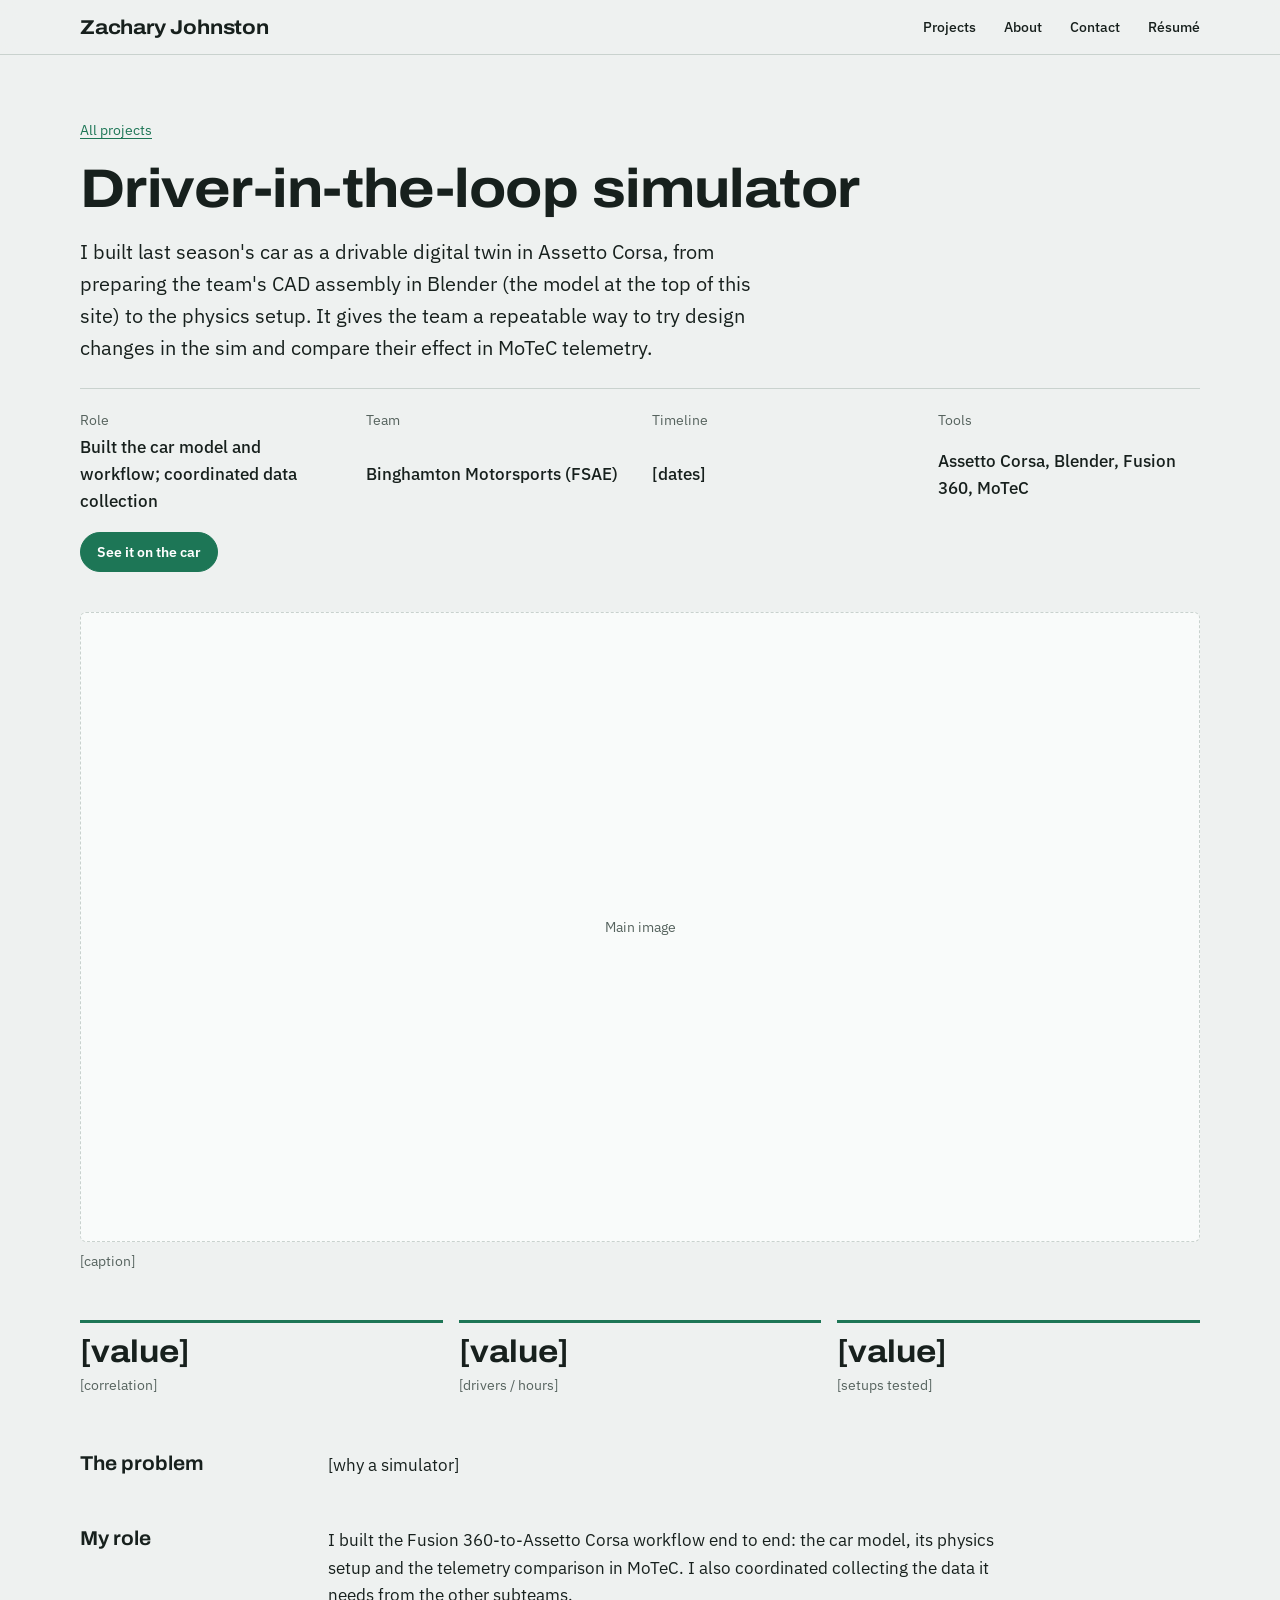
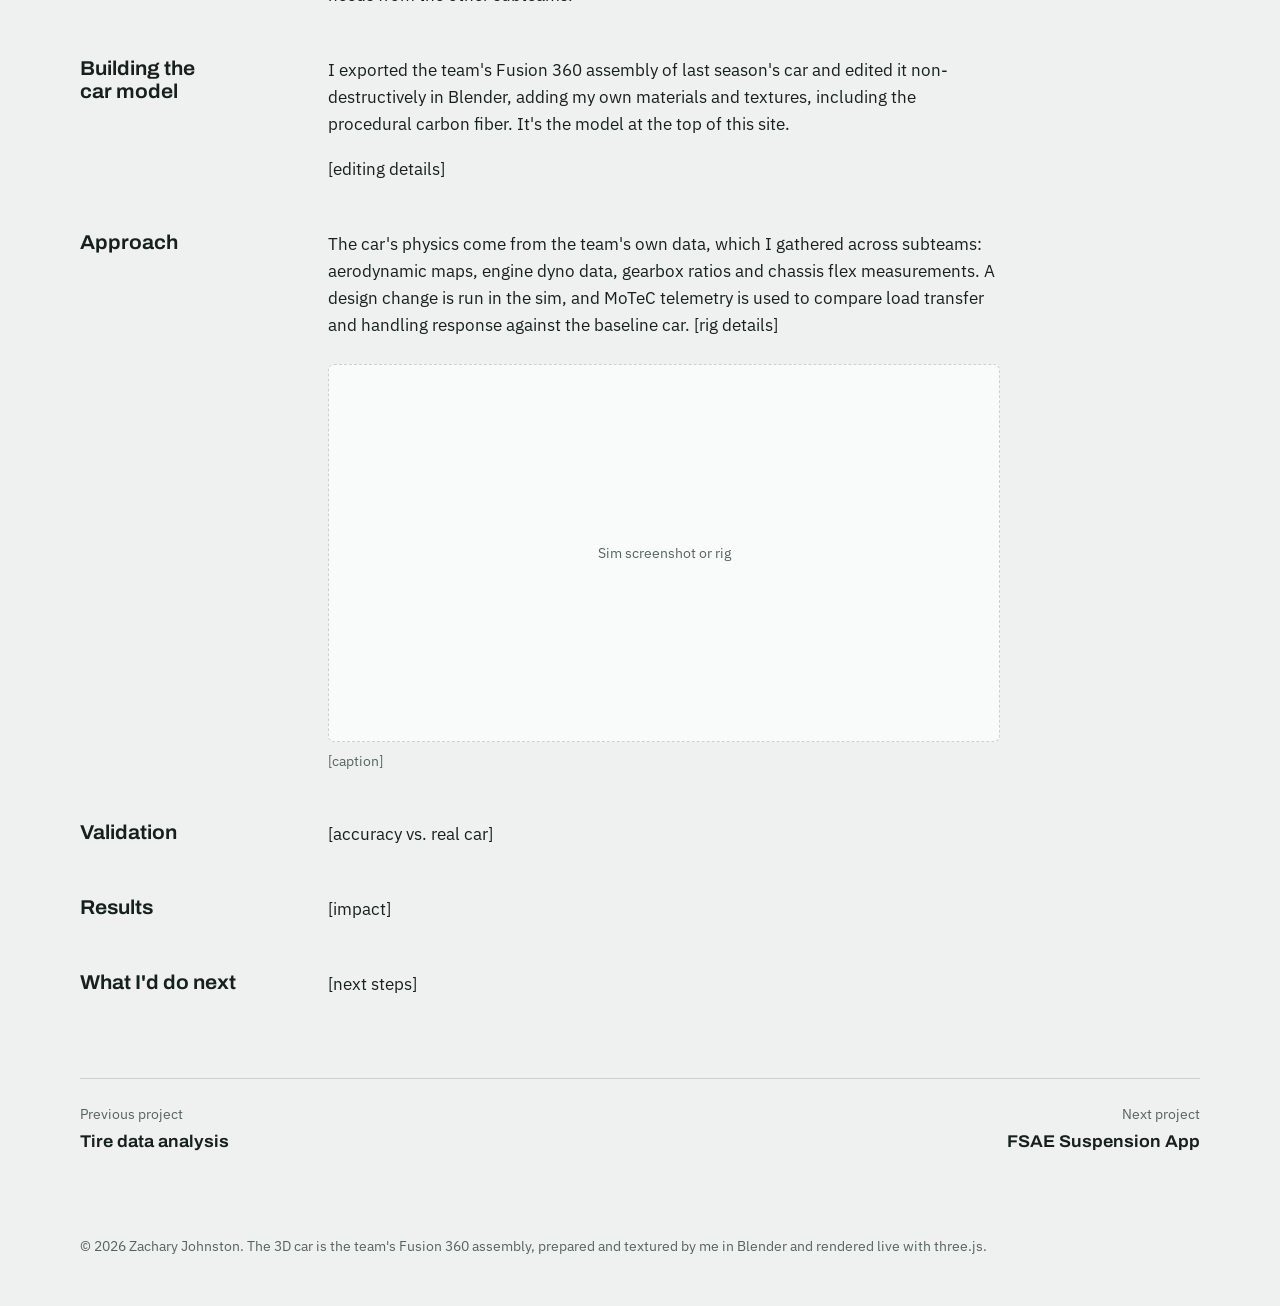
<file: driver-in-the-loop.html>
<!doctype html>
<html lang="en">
<head>
<meta charset="utf-8">
<meta name="viewport" content="width=device-width, initial-scale=1, viewport-fit=cover">
<title>Driver-in-the-loop simulator | Zachary Johnston</title>
<meta name="description" content="Driver-in-the-loop simulator: engineering case study by Zachary Johnston.">
<meta name="claude:viewport-fit-sides" content="cover">
<link rel="preconnect" href="https://fonts.googleapis.com">
<link rel="preconnect" href="https://fonts.gstatic.com" crossorigin>
<link rel="stylesheet" href="https://fonts.googleapis.com/css2?family=Archivo:wdth,wght@62..125,100..900&family=IBM+Plex+Mono:wght@400;500&family=IBM+Plex+Sans:ital,wght@0,400;0,500;0,600;1,400&display=swap">
<link rel="stylesheet" href="site.css">
</head>
<body data-page="project">
    <header class="site-head">
  <div class="wrap">
    <a class="wordmark" href="./">Zachary Johnston</a>
    <nav class="site-nav" aria-label="Main">
      <a href="./#projects">Projects</a>
      <a class="nav-wide" href="./#about">About</a>
      <a class="nav-wide" href="./#contact">Contact</a>
      <a href="resume.pdf">Résumé</a>
    </nav>
  </div>
</header>
    <main class="wrap">
      <header class="case-head">
        <a class="crumb" href="./#projects">All projects</a>
        <h1>Driver-in-the-loop simulator</h1>
        <p class="case-summary">I built last season's car as a drivable digital twin in Assetto Corsa, from preparing the team's CAD assembly in Blender (the model at the top of this site) to the physics setup. It gives the team a repeatable way to try design changes in the sim and compare their effect in MoTeC telemetry.</p>
        <dl class="meta">
              <div><dt>Role</dt><dd>Built the car model and workflow; coordinated data collection</dd></div>
          <div><dt>Team</dt><dd>Binghamton Motorsports (FSAE)</dd></div>
          <div><dt>Timeline</dt><dd><span class="ph">[dates]</span></dd></div>
          <div><dt>Tools</dt><dd>Assetto Corsa, Blender, Fusion 360, MoTeC</dd></div>
        </dl>
      <div class="case-cta"><a class="btn btn-solid" href="./#car-steering">See it on the car</a></div>
      </header>
      <figure class="case-hero">
        <div class="ph-fig">Main image</div>
        <figcaption><span class="ph">[caption]</span></figcaption>
      </figure>
      <div class="results">
            <div class="result"><span class="result-value"><span class="ph">[value]</span></span><span class="result-label"><span class="ph">[correlation]</span></span></div>
        <div class="result"><span class="result-value"><span class="ph">[value]</span></span><span class="result-label"><span class="ph">[drivers / hours]</span></span></div>
        <div class="result"><span class="result-value"><span class="ph">[value]</span></span><span class="result-label"><span class="ph">[setups tested]</span></span></div>
      </div>
      <div class="case-body">
            <section class="case-section">
          <h2>The problem</h2>
          <div class="prose">
            <p><span class="ph">[why a simulator]</span></p>
          </div>
        </section>
        <section class="case-section">
          <h2>My role</h2>
          <div class="prose">
            <p>I built the Fusion 360-to-Assetto Corsa workflow end to end: the car model, its physics setup and the telemetry comparison in MoTeC. I also coordinated collecting the data it needs from the other subteams.</p>
          </div>
        </section>
        <section class="case-section">
          <h2>Building the car model</h2>
          <div class="prose">
            <p>I exported the team's Fusion 360 assembly of last season's car and edited it non-destructively in Blender, adding my own materials and textures, including the procedural carbon fiber. It's the model at the top of this site.</p>
            <p><span class="ph">[editing details]</span></p>
          </div>
        </section>
        <section class="case-section">
          <h2>Approach</h2>
          <div class="prose">
            <p>The car's physics come from the team's own data, which I gathered across subteams: aerodynamic maps, engine dyno data, gearbox ratios and chassis flex measurements. A design change is run in the sim, and MoTeC telemetry is used to compare load transfer and handling response against the baseline car. <span class="ph">[rig details]</span></p>
            <figure class="case-fig"><div class="ph-fig">Sim screenshot or rig</div><figcaption><span class="ph">[caption]</span></figcaption></figure>
          </div>
        </section>
        <section class="case-section">
          <h2>Validation</h2>
          <div class="prose">
            <p><span class="ph">[accuracy vs. real car]</span></p>
          </div>
        </section>
        <section class="case-section">
          <h2>Results</h2>
          <div class="prose">
            <p><span class="ph">[impact]</span></p>
          </div>
        </section>
        <section class="case-section">
          <h2>What I'd do next</h2>
          <div class="prose">
            <p><span class="ph">[next steps]</span></p>
          </div>
        </section>
      </div>
      <nav class="pager" aria-label="More projects">
        <a class="prev" href="tire-model.html"><span class="pager-dir">Previous project</span><span class="pager-title">Tire data analysis</span></a>
        <a class="next" href="suspension-dynamics.html"><span class="pager-dir">Next project</span><span class="pager-title">FSAE Suspension App</span></a>
      </nav>
    </main>
    <footer class="site-foot">
  <div class="wrap">
    <p>© <span data-year>2026</span> Zachary Johnston. The 3D car is the team's Fusion 360 assembly, prepared and textured by me in Blender and rendered live with three.js.</p>
  </div>
</footer>
<script src="site.js" defer></script>
</body>
</html>
</file>
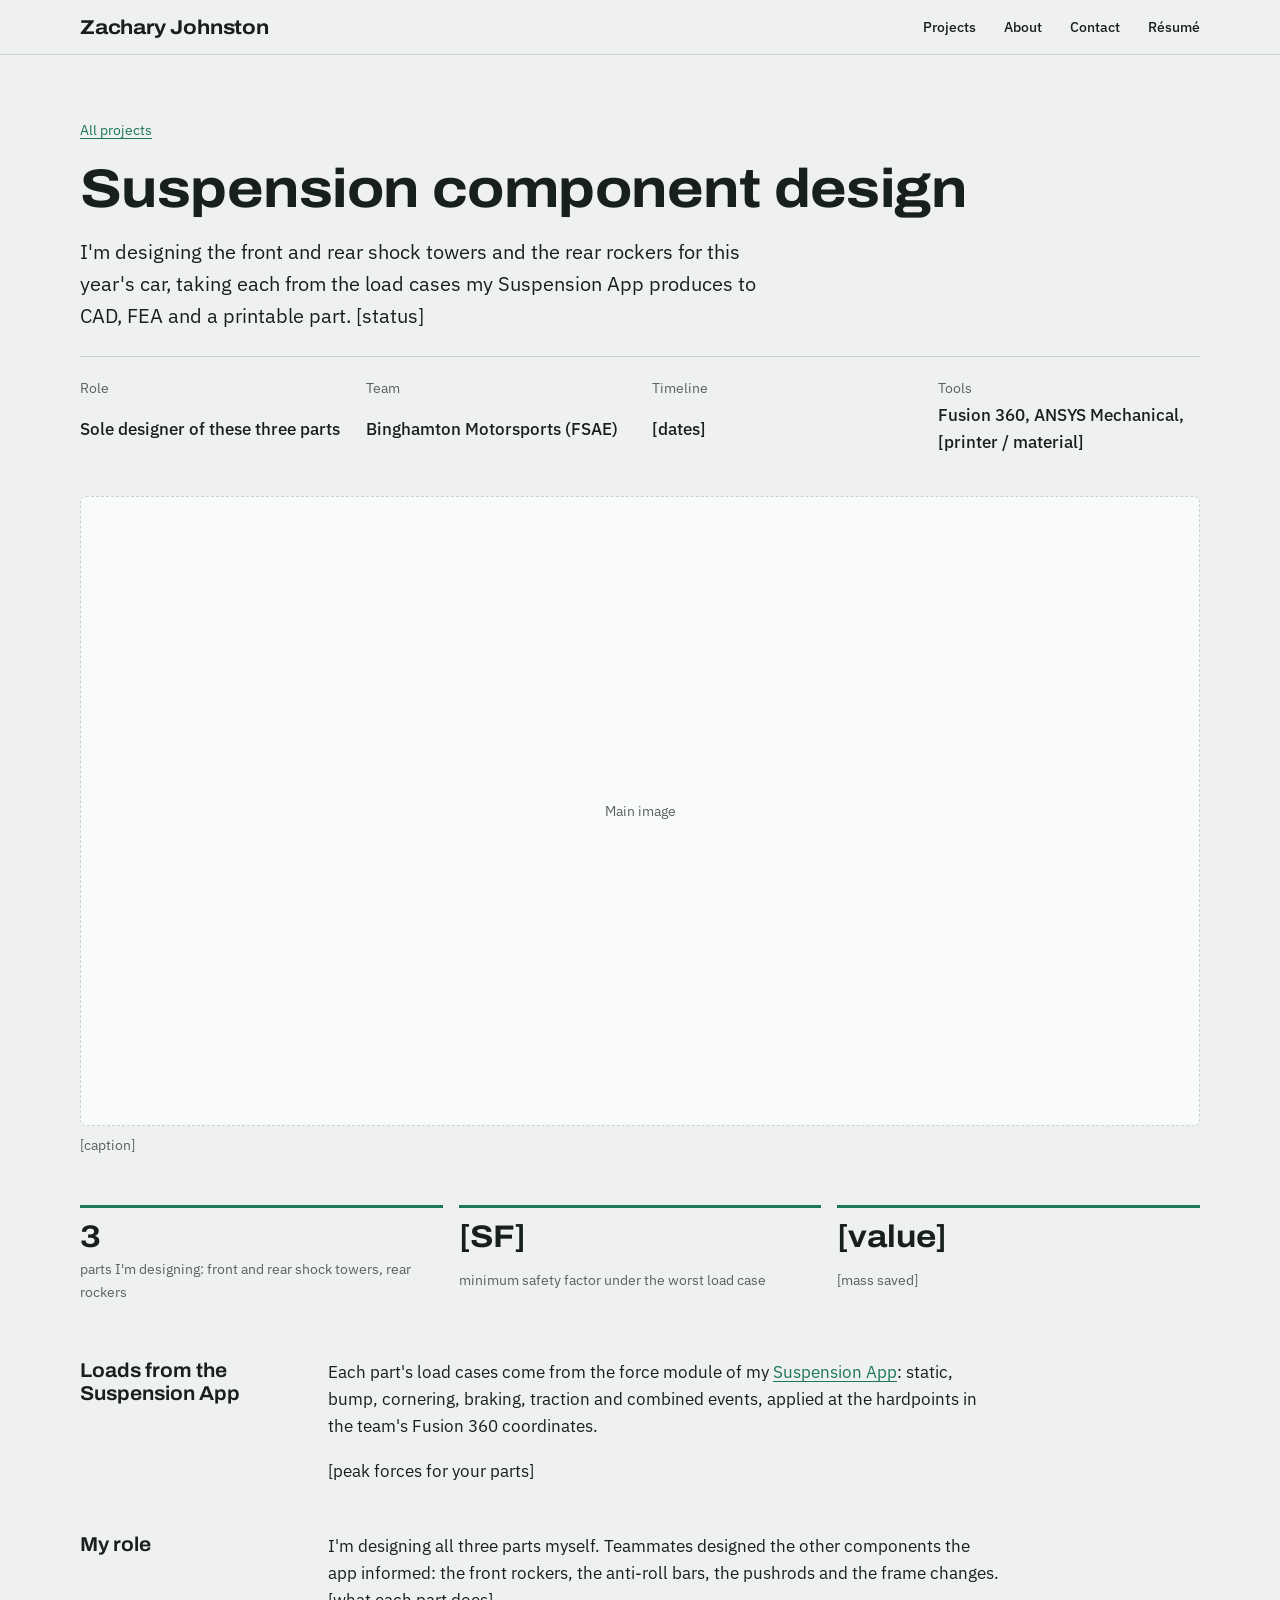
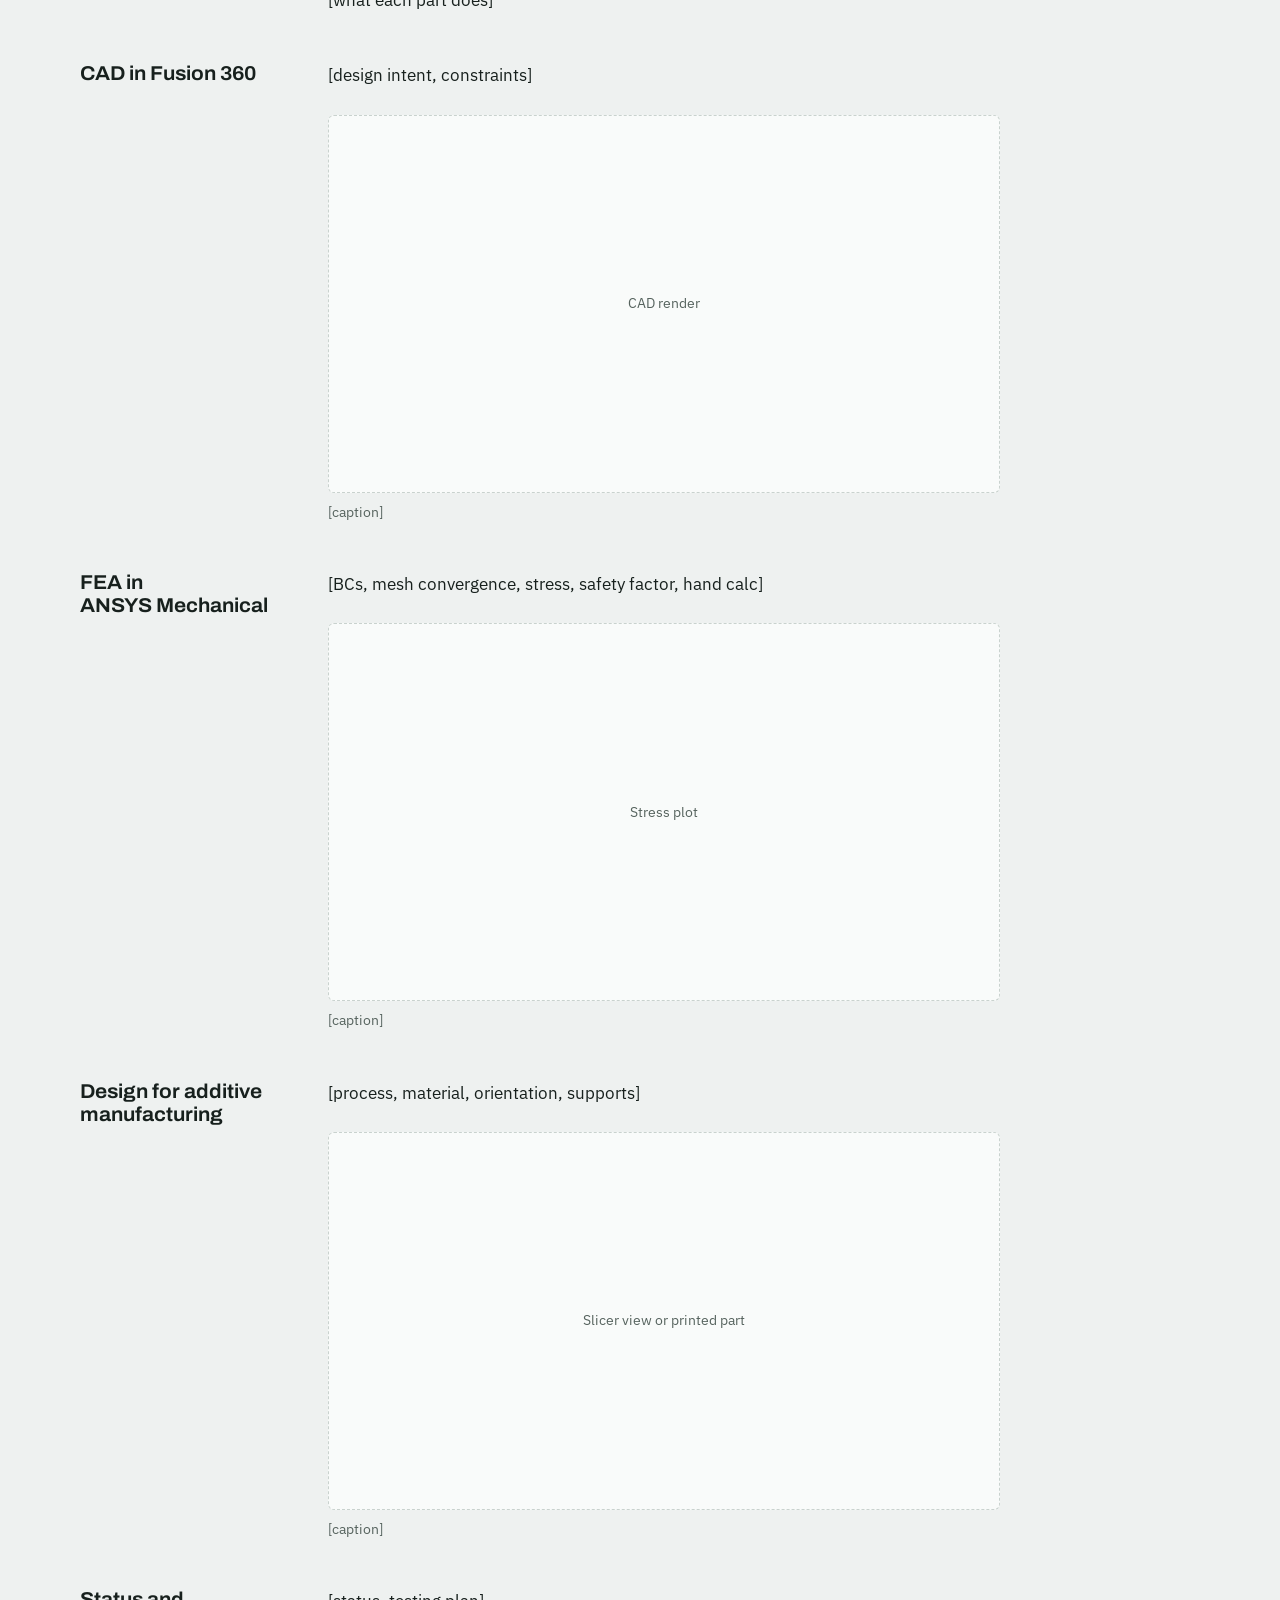
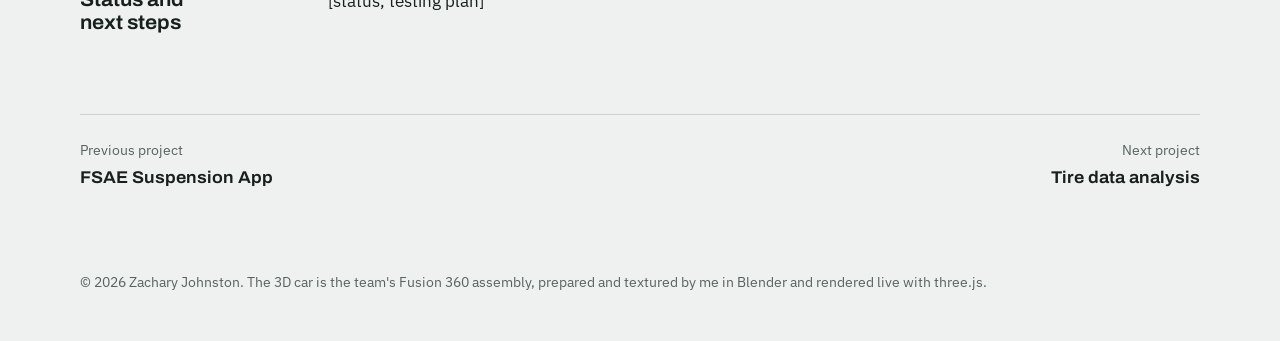
<file: suspension-components.html>
<!doctype html>
<html lang="en">
<head>
<meta charset="utf-8">
<meta name="viewport" content="width=device-width, initial-scale=1, viewport-fit=cover">
<title>Suspension component design | Zachary Johnston</title>
<meta name="description" content="Suspension component design: engineering case study by Zachary Johnston.">
<meta name="claude:viewport-fit-sides" content="cover">
<link rel="preconnect" href="https://fonts.googleapis.com">
<link rel="preconnect" href="https://fonts.gstatic.com" crossorigin>
<link rel="stylesheet" href="https://fonts.googleapis.com/css2?family=Archivo:wdth,wght@62..125,100..900&family=IBM+Plex+Mono:wght@400;500&family=IBM+Plex+Sans:ital,wght@0,400;0,500;0,600;1,400&display=swap">
<link rel="stylesheet" href="site.css">
</head>
<body data-page="project">
    <header class="site-head">
  <div class="wrap">
    <a class="wordmark" href="./">Zachary Johnston</a>
    <nav class="site-nav" aria-label="Main">
      <a href="./#projects">Projects</a>
      <a class="nav-wide" href="./#about">About</a>
      <a class="nav-wide" href="./#contact">Contact</a>
      <a href="resume.pdf">Résumé</a>
    </nav>
  </div>
</header>
    <main class="wrap">
      <header class="case-head">
        <a class="crumb" href="./#projects">All projects</a>
        <h1>Suspension component design</h1>
        <p class="case-summary">I'm designing the front and rear shock towers and the rear rockers for this year's car, taking each from the load cases my Suspension App produces to CAD, FEA and a printable part. <span class="ph">[status]</span></p>
        <dl class="meta">
              <div><dt>Role</dt><dd>Sole designer of these three parts</dd></div>
          <div><dt>Team</dt><dd>Binghamton Motorsports (FSAE)</dd></div>
          <div><dt>Timeline</dt><dd><span class="ph">[dates]</span></dd></div>
          <div><dt>Tools</dt><dd>Fusion 360, ANSYS Mechanical, <span class="ph">[printer / material]</span></dd></div>
        </dl>
      </header>
      <figure class="case-hero">
        <div class="ph-fig">Main image</div>
        <figcaption><span class="ph">[caption]</span></figcaption>
      </figure>
      <div class="results">
            <div class="result"><span class="result-value">3</span><span class="result-label">parts I'm designing: front and rear shock towers, rear rockers</span></div>
        <div class="result"><span class="result-value"><span class="ph">[SF]</span></span><span class="result-label">minimum safety factor under the worst load case</span></div>
        <div class="result"><span class="result-value"><span class="ph">[value]</span></span><span class="result-label"><span class="ph">[mass saved]</span></span></div>
      </div>
      <div class="case-body">
            <section class="case-section">
          <h2>Loads from the Suspension App</h2>
          <div class="prose">
            <p>Each part's load cases come from the force module of my <a href="suspension-dynamics.html">Suspension App</a>: static, bump, cornering, braking, traction and combined events, applied at the hardpoints in the team's Fusion 360 coordinates.</p>
            <p><span class="ph">[peak forces for your parts]</span></p>
          </div>
        </section>
        <section class="case-section">
          <h2>My role</h2>
          <div class="prose">
            <p>I'm designing all three parts myself. Teammates designed the other components the app informed: the front rockers, the anti-roll bars, the pushrods and the frame changes. <span class="ph">[what each part does]</span></p>
          </div>
        </section>
        <section class="case-section">
          <h2>CAD in Fusion 360</h2>
          <div class="prose">
            <p><span class="ph">[design intent, constraints]</span></p>
            <figure class="case-fig"><div class="ph-fig">CAD render</div><figcaption><span class="ph">[caption]</span></figcaption></figure>
          </div>
        </section>
        <section class="case-section">
          <h2>FEA in ANSYS Mechanical</h2>
          <div class="prose">
            <p><span class="ph">[BCs, mesh convergence, stress, safety factor, hand calc]</span></p>
            <figure class="case-fig"><div class="ph-fig">Stress plot</div><figcaption><span class="ph">[caption]</span></figcaption></figure>
          </div>
        </section>
        <section class="case-section">
          <h2>Design for additive manufacturing</h2>
          <div class="prose">
            <p><span class="ph">[process, material, orientation, supports]</span></p>
            <figure class="case-fig"><div class="ph-fig">Slicer view or printed part</div><figcaption><span class="ph">[caption]</span></figcaption></figure>
          </div>
        </section>
        <section class="case-section">
          <h2>Status and next steps</h2>
          <div class="prose">
            <p><span class="ph">[status, testing plan]</span></p>
          </div>
        </section>
      </div>
      <nav class="pager" aria-label="More projects">
        <a class="prev" href="suspension-dynamics.html"><span class="pager-dir">Previous project</span><span class="pager-title">FSAE Suspension App</span></a>
        <a class="next" href="tire-model.html"><span class="pager-dir">Next project</span><span class="pager-title">Tire data analysis</span></a>
      </nav>
    </main>
    <footer class="site-foot">
  <div class="wrap">
    <p>© <span data-year>2026</span> Zachary Johnston. The 3D car is the team's Fusion 360 assembly, prepared and textured by me in Blender and rendered live with three.js.</p>
  </div>
</footer>
<script src="site.js" defer></script>
</body>
</html>
</file>
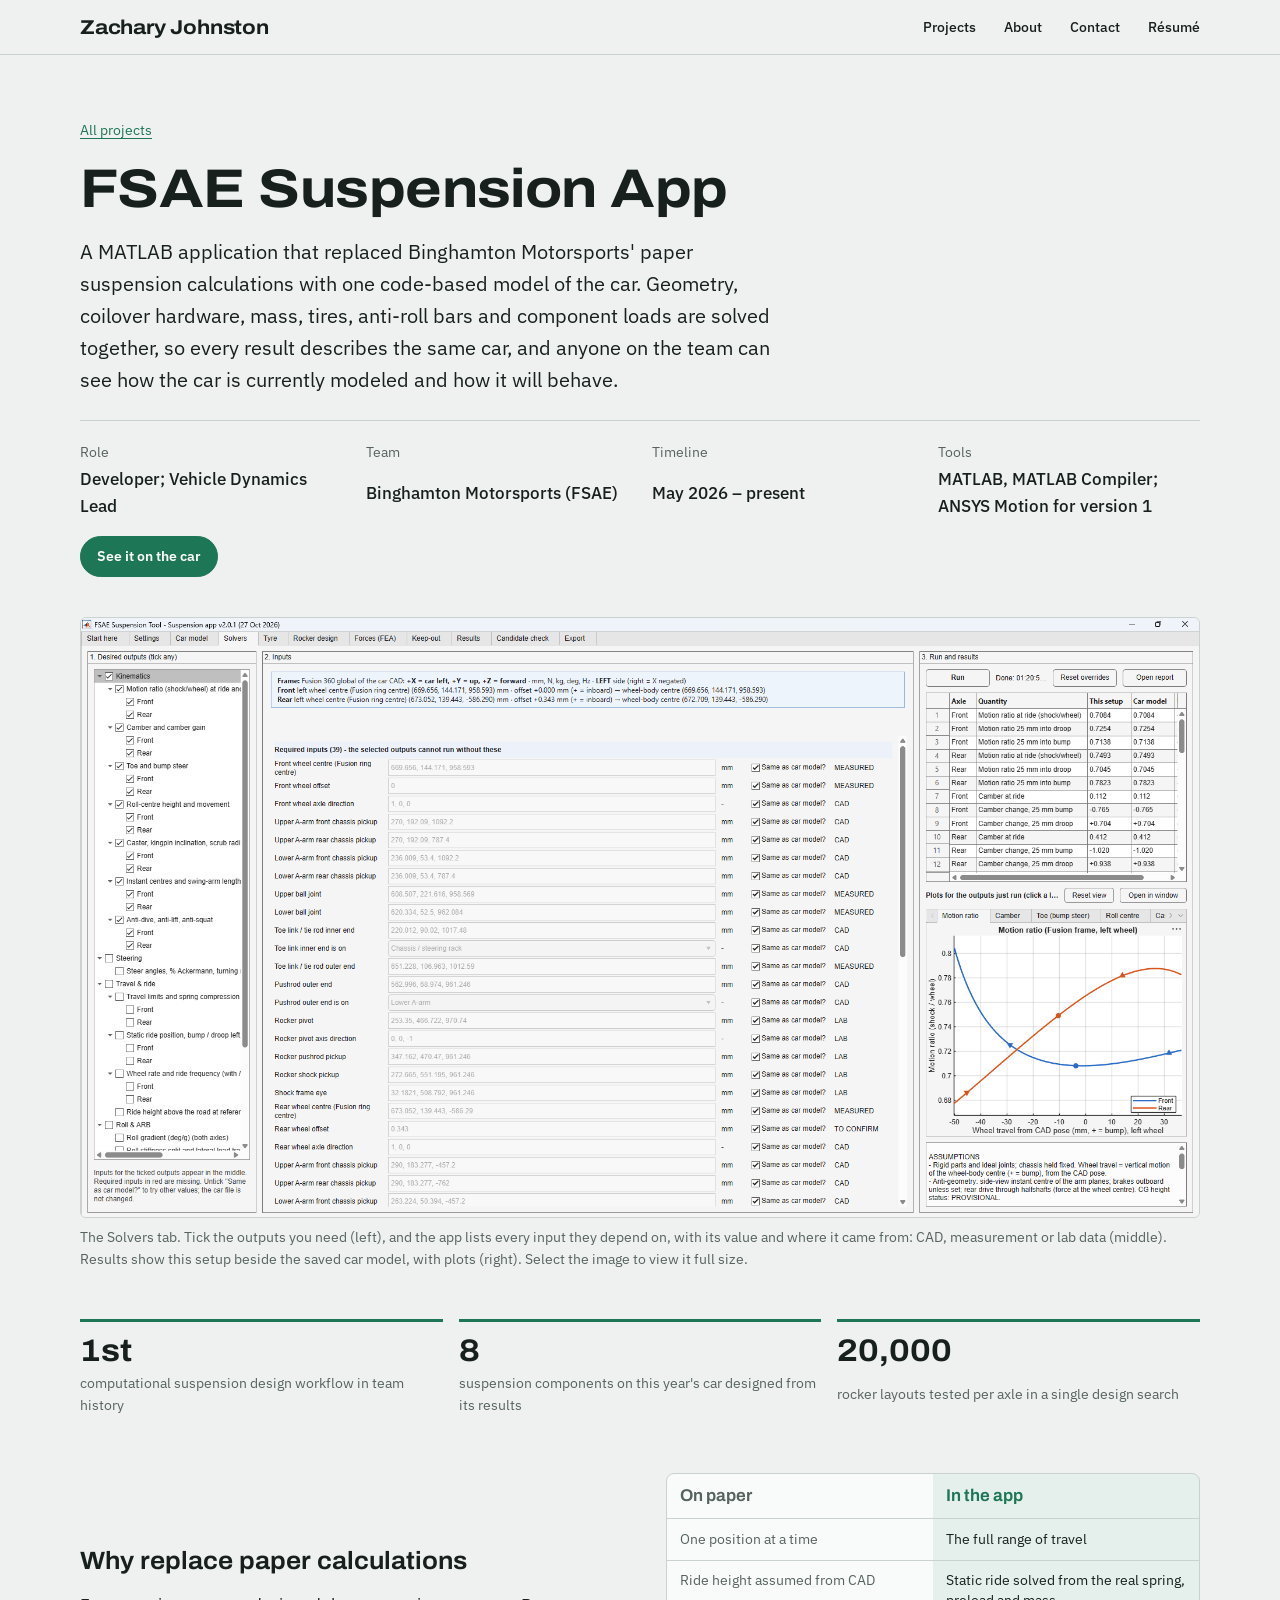
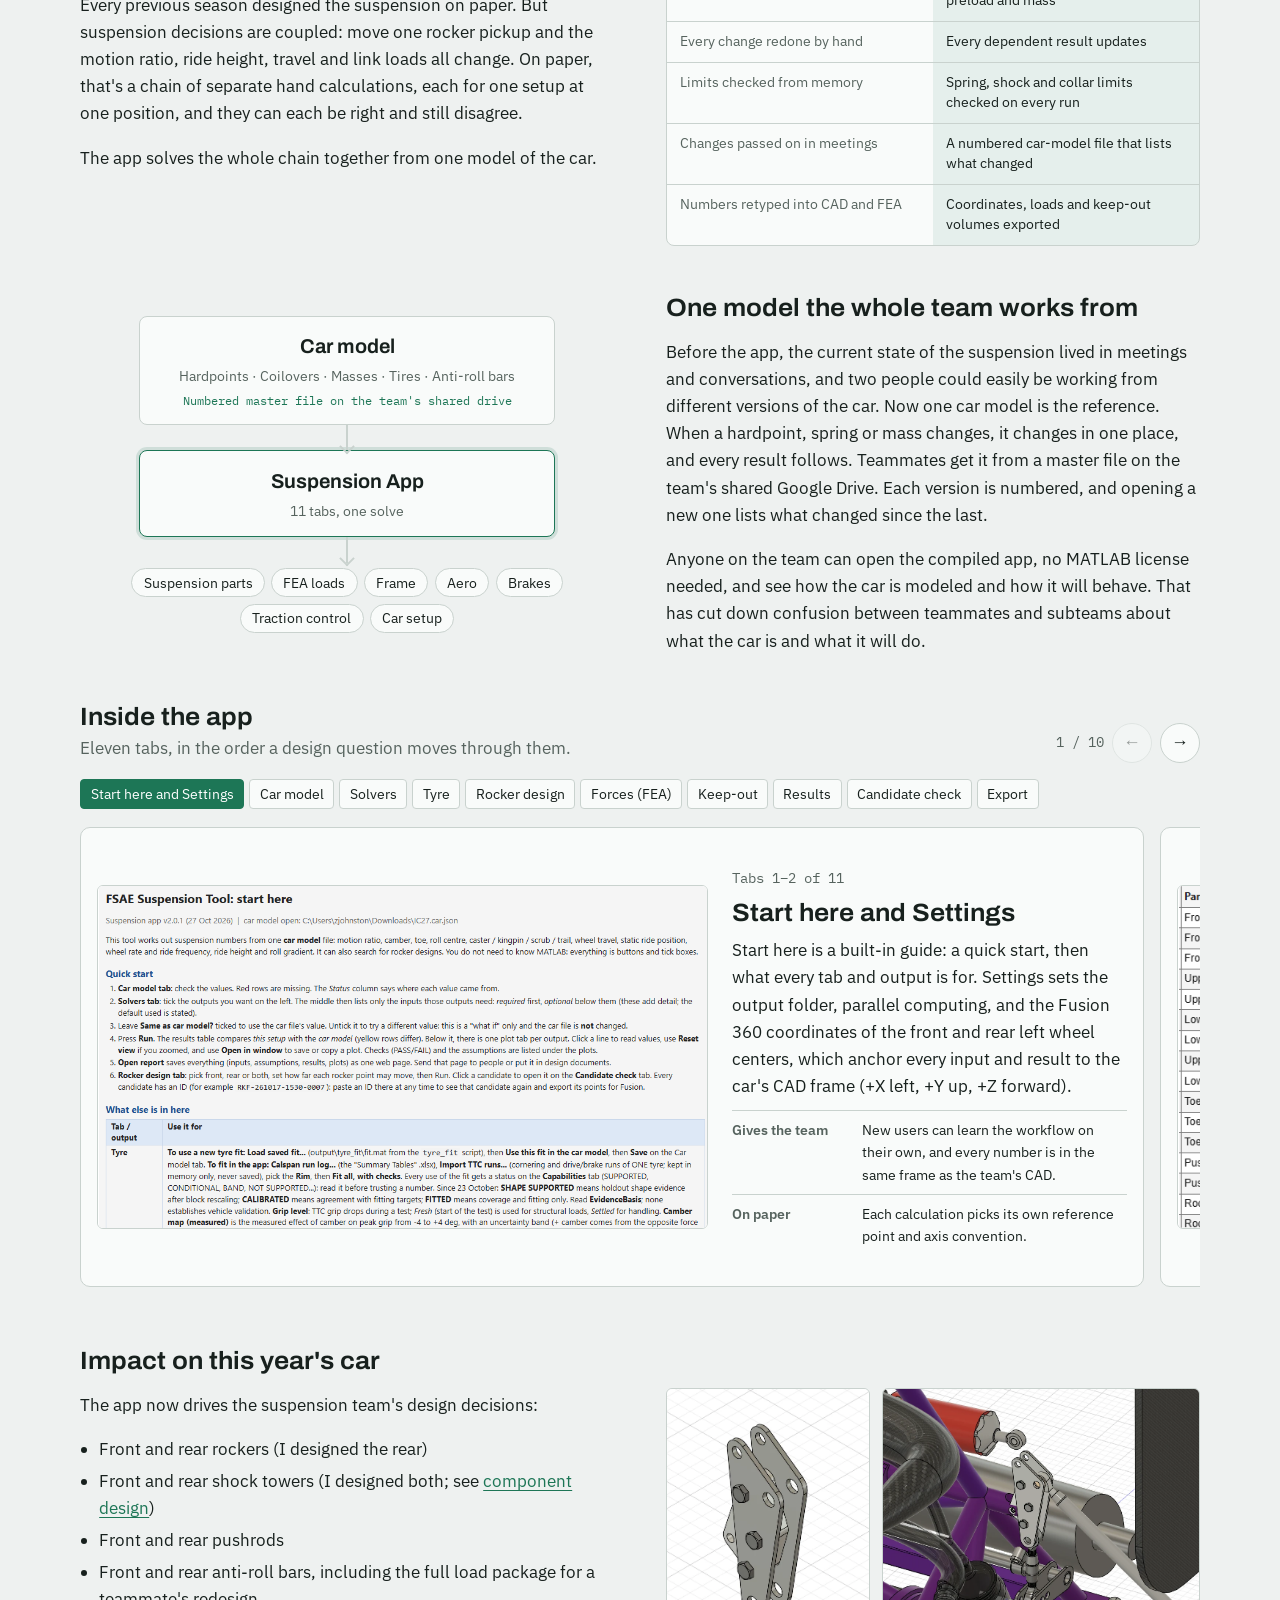
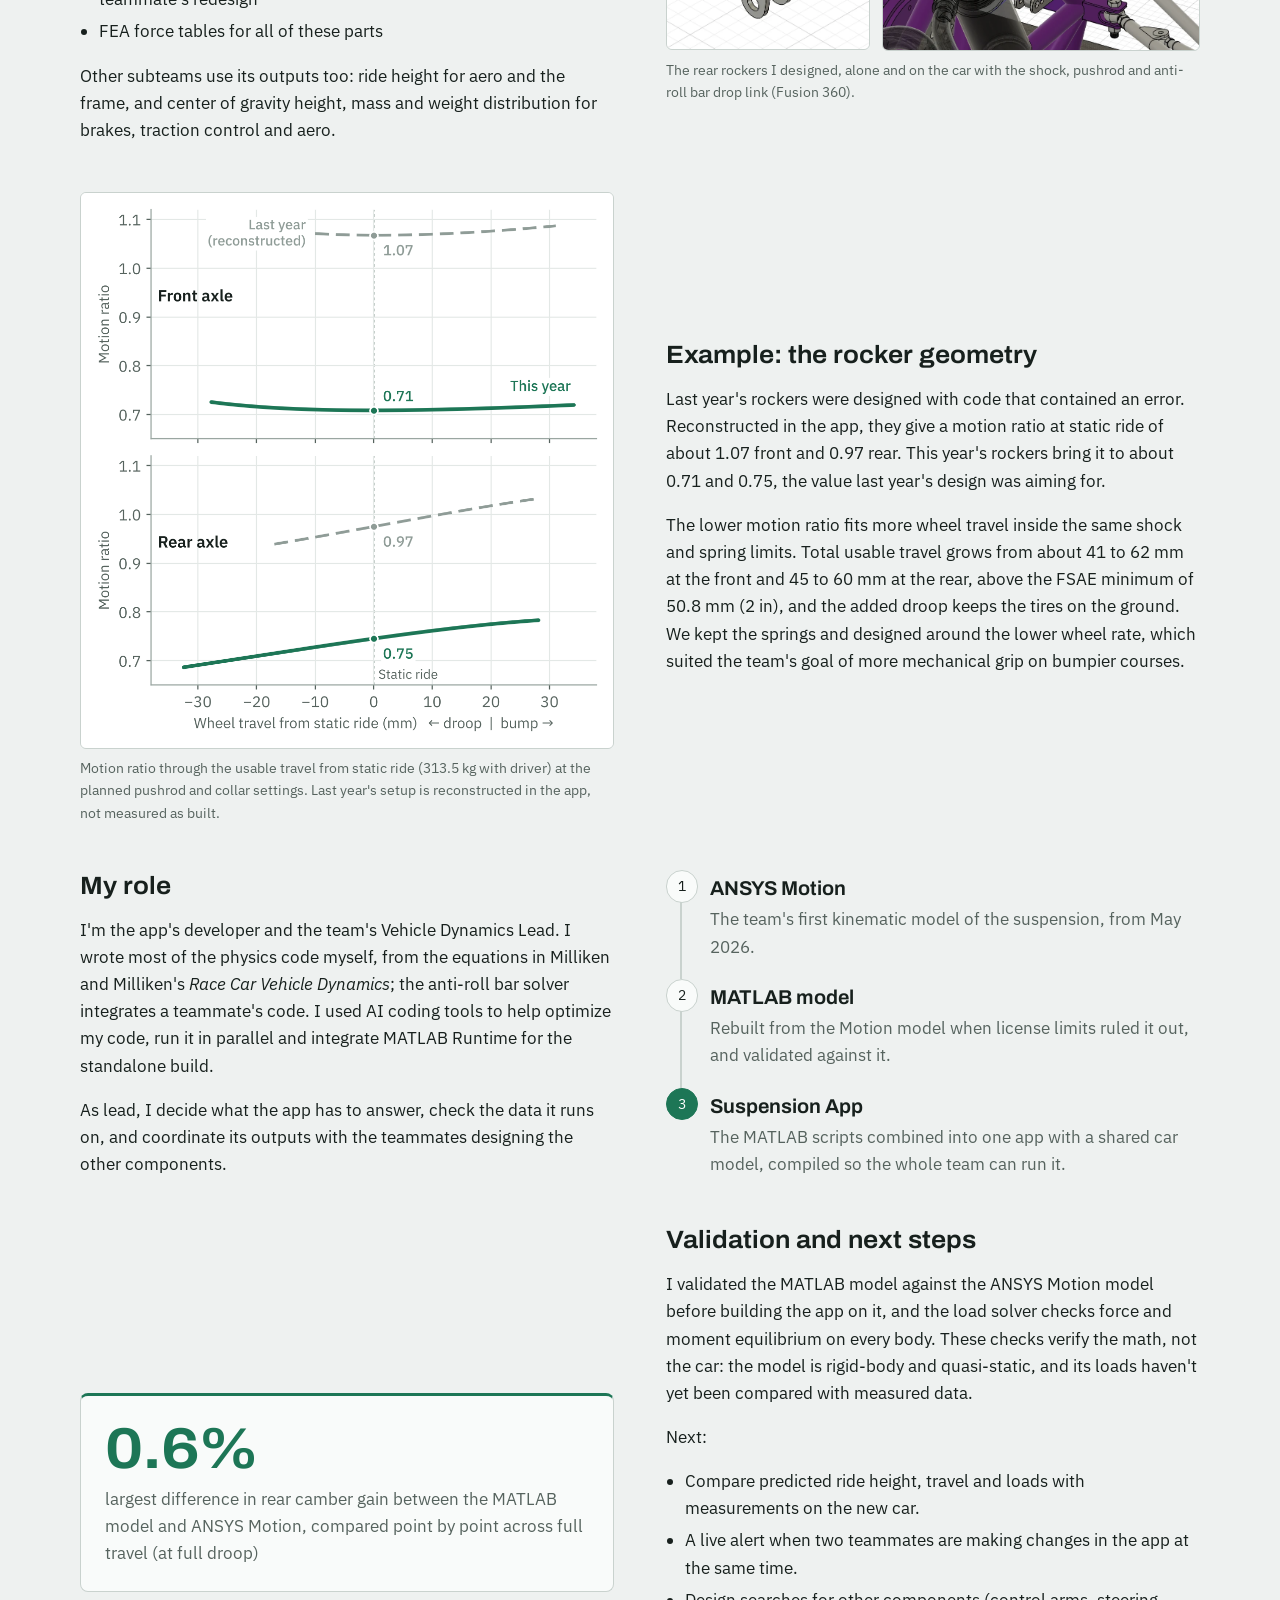
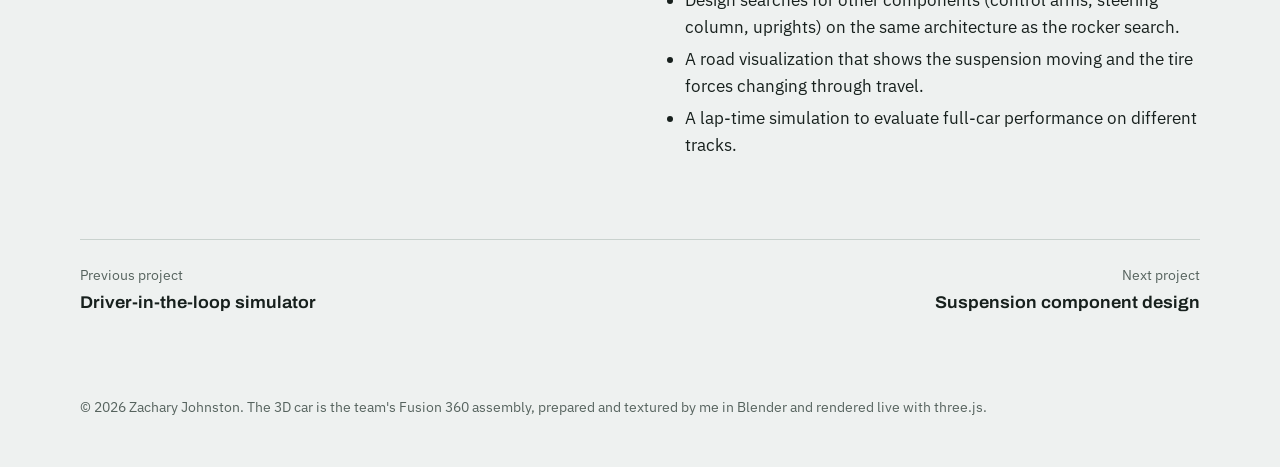
<file: suspension-dynamics.html>
<!doctype html>
<html lang="en">
<head>
<meta charset="utf-8">
<meta name="viewport" content="width=device-width, initial-scale=1, viewport-fit=cover">
<title>FSAE Suspension App | Zachary Johnston</title>
<meta name="description" content="FSAE Suspension App: engineering case study by Zachary Johnston.">
<meta name="claude:viewport-fit-sides" content="cover">
<link rel="preconnect" href="https://fonts.googleapis.com">
<link rel="preconnect" href="https://fonts.gstatic.com" crossorigin>
<link rel="stylesheet" href="https://fonts.googleapis.com/css2?family=Archivo:wdth,wght@62..125,100..900&family=IBM+Plex+Mono:wght@400;500&family=IBM+Plex+Sans:ital,wght@0,400;0,500;0,600;1,400&display=swap">
<link rel="stylesheet" href="site.css">
</head>
<body data-page="project">
    <header class="site-head">
  <div class="wrap">
    <a class="wordmark" href="./">Zachary Johnston</a>
    <nav class="site-nav" aria-label="Main">
      <a href="./#projects">Projects</a>
      <a class="nav-wide" href="./#about">About</a>
      <a class="nav-wide" href="./#contact">Contact</a>
      <a href="resume.pdf">Résumé</a>
    </nav>
  </div>
</header>
    <main class="wrap">
      <header class="case-head">
        <a class="crumb" href="./#projects">All projects</a>
        <h1>FSAE Suspension App</h1>
        <p class="case-summary">A MATLAB application that replaced Binghamton Motorsports' paper suspension calculations with one code-based model of the car. Geometry, coilover hardware, mass, tires, anti-roll bars and component loads are solved together, so every result describes the same car, and anyone on the team can see how the car is currently modeled and how it will behave.</p>
        <dl class="meta">
          <div><dt>Role</dt><dd>Developer; Vehicle Dynamics Lead</dd></div>
          <div><dt>Team</dt><dd>Binghamton Motorsports (FSAE)</dd></div>
          <div><dt>Timeline</dt><dd>May 2026 – present</dd></div>
          <div><dt>Tools</dt><dd>MATLAB, MATLAB Compiler; ANSYS Motion for version 1</dd></div>
        </dl>
      <div class="case-cta"><a class="btn btn-solid" href="./#car-suspension">See it on the car</a></div>
      </header>
      <figure class="case-hero">
        <a href="app-solvers.webp"><img src="app-solvers.webp" width="1919" height="1028" alt="The Suspension App's Solvers tab: a tree of selectable outputs on the left, the inputs they need with each value's source in the middle, and a results table and motion-ratio plot on the right."></a>
        <figcaption>The Solvers tab. Tick the outputs you need (left), and the app lists every input they depend on, with its value and where it came from: CAD, measurement or lab data (middle). Results show this setup beside the saved car model, with plots (right). Select the image to view it full size.</figcaption>
      </figure>
      <div class="results">
        <div class="result"><span class="result-value">1st</span><span class="result-label">computational suspension design workflow in team history</span></div>
        <div class="result"><span class="result-value">8</span><span class="result-label">suspension components on this year's car designed from its results</span></div>
        <div class="result"><span class="result-value">20,000</span><span class="result-label">rocker layouts tested per axle in a single design search</span></div>
      </div>
      <div class="case-body">
        <section class="split">
          <div class="split-text">
            <h2>Why replace paper calculations</h2>
            <div class="prose">
              <p>Every previous season designed the suspension on paper. But suspension decisions are coupled: move one rocker pickup and the motion ratio, ride height, travel and link loads all change. On paper, that's a chain of separate hand calculations, each for one setup at one position, and they can each be right and still disagree.</p>
              <p>The app solves the whole chain together from one model of the car.</p>
            </div>
          </div>
          <div class="split-visual">
            <div class="versus-wrap">
              <table class="versus">
                <thead><tr><th scope="col">On paper</th><th scope="col">In the app</th></tr></thead>
                <tbody>
                  <tr><td>One position at a time</td><td>The full range of travel</td></tr>
                  <tr><td>Ride height assumed from CAD</td><td>Static ride solved from the real spring, preload and mass</td></tr>
                  <tr><td>Every change redone by hand</td><td>Every dependent result updates</td></tr>
                  <tr><td>Limits checked from memory</td><td>Spring, shock and collar limits checked on every run</td></tr>
                  <tr><td>Changes passed on in meetings</td><td>A numbered car-model file that lists what changed</td></tr>
                  <tr><td>Numbers retyped into CAD and FEA</td><td>Coordinates, loads and keep-out volumes exported</td></tr>
                </tbody>
              </table>
            </div>
          </div>
        </section>

        <section class="split split--flip">
          <div class="split-text">
            <h2>One model the whole team works from</h2>
            <div class="prose">
              <p>Before the app, the current state of the suspension lived in meetings and conversations, and two people could easily be working from different versions of the car. Now one car model is the reference. When a hardpoint, spring or mass changes, it changes in one place, and every result follows. Teammates get it from a master file on the team's shared Google Drive. Each version is numbered, and opening a new one lists what changed since the last.</p>
              <p>Anyone on the team can open the compiled app, no MATLAB license needed, and see how the car is modeled and how it will behave. That has cut down confusion between teammates and subteams about what the car is and what it will do.</p>
            </div>
          </div>
          <div class="split-visual">
            <div class="flow" role="img" aria-label="One car model feeds the Suspension App, whose results go to suspension parts, FEA, the frame, aero, brakes, traction control and car setup.">
              <div class="flow-node"><strong>Car model</strong><span>Hardpoints · Coilovers · Masses · Tires · Anti-roll bars</span><span class="flow-note">Numbered master file on the team's shared drive</span></div>
              <div class="flow-arrow" aria-hidden="true"></div>
              <div class="flow-node flow-node--app"><strong>Suspension App</strong><span>11 tabs, one solve</span></div>
              <div class="flow-arrow" aria-hidden="true"></div>
              <ul class="flow-out"><li>Suspension parts</li><li>FEA loads</li><li>Frame</li><li>Aero</li><li>Brakes</li><li>Traction control</li><li>Car setup</li></ul>
            </div>
          </div>
        </section>

        <section class="tour" data-tour aria-labelledby="tour-title">
          <div class="tour-head">
            <div>
              <h2 id="tour-title">Inside the app</h2>
              <p class="tour-intro">Eleven tabs, in the order a design question moves through them.</p>
            </div>
            <div class="tour-controls">
              <span class="tour-count" data-tour-count aria-live="polite">1 / 10</span>
              <button type="button" class="tour-btn" data-tour-prev aria-label="Previous tab">&#8592;</button>
              <button type="button" class="tour-btn" data-tour-next aria-label="Next tab">&#8594;</button>
            </div>
          </div>
          <div class="tab-strip" role="group" aria-label="App tabs"><button type="button" data-go="0" aria-current="true">Start here and Settings</button><button type="button" data-go="1">Car model</button><button type="button" data-go="2">Solvers</button><button type="button" data-go="3">Tyre</button><button type="button" data-go="4">Rocker design</button><button type="button" data-go="5">Forces (FEA)</button><button type="button" data-go="6">Keep-out</button><button type="button" data-go="7">Results</button><button type="button" data-go="8">Candidate check</button><button type="button" data-go="9">Export</button></div>
          <div class="tour-track" tabindex="0" aria-label="App tabs, scroll sideways">
            <article class="tour-card" id="tab-start" aria-label="Start here and Settings">
              <div class="tour-media">
                <div class="tour-shot"><a href="app-start-here.webp" data-view="0" title="Open the full screenshot"><img src="app-start-here-crop.webp" width="994" height="559" loading="lazy" alt="The Start here tab: a quick-start guide to the app&#x27;s workflow."></a></div>
              </div>
              <div class="tour-text">
                <p class="tab-kicker">Tabs 1–2 of 11</p>
                <h3>Start here and Settings</h3>
                <p>Start here is a built-in guide: a quick start, then what every tab and output is for. Settings sets the output folder, parallel computing, and the Fusion 360 coordinates of the front and rear left wheel centers, which anchor every input and result to the car's CAD frame (+X left, +Y up, +Z forward).</p>
                <dl class="tab-facts">
                  <div><dt>Gives the team</dt><dd>New users can learn the workflow on their own, and every number is in the same frame as the team's CAD.</dd></div>
                  <div><dt>On paper</dt><dd>Each calculation picks its own reference point and axis convention.</dd></div>
                </dl>
              </div>
            </article>
            <article class="tour-card" id="tab-car" aria-label="Car model">
              <div class="tour-media">
                <div class="tour-shot"><a href="app-car-model.webp" data-view="0" title="Open the full screenshot"><img src="app-car-model-crop.webp" width="692" height="389" loading="lazy" alt="Car model tab: a table of suspension parameters with their values, units and status, such as measured, CAD or lab."></a></div>
              </div>
              <div class="tour-text">
                <p class="tab-kicker">Tab 3 of 11</p>
                <h3>Car model</h3>
                <p>The whole car in one file: hardpoints in the team's Fusion 360 coordinates, coilover hardware, masses and anti-roll bar data, plus a linked tire model. Every value has units, a status (measured, CAD, lab, user, default or unconfirmed) and a note on where it came from.</p>
                <dl class="tab-facts">
                  <div><dt>Gives the team</dt><dd>One current definition of the car that every other tab reads, with the origin of every number visible.</dd></div>
                  <div><dt>On paper</dt><dd>Numbers spread across sketches and spreadsheets, where an outdated value can survive in one calculation.</dd></div>
                </dl>
              </div>
            </article>
            <article class="tour-card" id="tab-solvers" aria-label="Solvers">
              <div class="tour-media">
                <div class="tour-shot"><a href="app-solvers-ride.webp" data-view="0" title="Open the full screenshot"><img src="app-solvers-ride-crop.webp" width="773" height="435" loading="lazy" alt="Solvers results table: ride height at each axle, pitch, frame-tube clearance at static and full bump, roll gradient, roll stiffness split and the lateral acceleration where the inside wheel lifts."></a><a href="app-solvers.webp" data-view="1" title="Open the full screenshot" hidden><img src="app-solvers-crop.webp" width="455" height="256" loading="lazy" alt="Solvers results table comparing this setup with the saved car model for motion ratio and camber, front and rear."></a></div>
                <div class="view-switch" role="group" aria-label="Views"><button type="button" aria-pressed="true">Ride and roll</button><button type="button" aria-pressed="false">Kinematics</button></div>
              </div>
              <div class="tour-text">
                <p class="tab-kicker">Tab 4 of 11</p>
                <h3>Solvers</h3>
                <p>Tick the outputs you need, and the app lists the inputs they depend on, solves the suspension through its full travel and compares this setup with the saved car.</p>
                <dl class="tab-facts">
                  <div><dt>Gives the team</dt><dd>Kinematics, steering, static ride and travel, wheel rates, roll and anti-roll bar sizing in one run, with plots and assumptions.</dd></div>
                  <div><dt>On paper</dt><dd>One number at one pose, with ride height assumed from CAD instead of solved from the real spring and mass.</dd></div>
                </dl>
              </div>
            </article>
            <article class="tour-card" id="tab-tyre" aria-label="Tyre">
              <div class="tour-media">
                <div class="tour-shot"><a href="app-tyre.webp" data-view="0" title="Open the full screenshot"><img src="app-tyre-crop.webp" width="1300" height="892" loading="lazy" alt="Lateral force against slip angle at three vertical loads, with the untested range shaded."></a><a href="app-tyre-mz.webp" data-view="1" title="Open the full screenshot" hidden><img src="app-tyre-mz-crop.webp" width="1300" height="892" loading="lazy" alt="Aligning moment against slip angle at three vertical loads."></a><a href="app-tyre-camber.webp" data-view="2" title="Open the full screenshot" hidden><img src="app-tyre-camber-crop.webp" width="1300" height="892" loading="lazy" alt="Peak lateral grip coefficient against camber at three vertical loads."></a></div>
                <div class="view-switch" role="group" aria-label="Views"><button type="button" aria-pressed="true">Lateral force</button><button type="button" aria-pressed="false">Aligning moment</button><button type="button" aria-pressed="false">Grip vs camber</button></div>
              </div>
              <div class="tour-text">
                <p class="tab-kicker">Tab 5 of 11</p>
                <h3>Tyre</h3>
                <p>Fits Magic Formula 6.1 tire models to TTC test runs, or imports a .tir file, then plots lateral and longitudinal force, aligning moment, friction circles and peak grip against load, camber and pressure. Anything outside the tested conditions is shaded. More on the <a href="tire-model.html">tire data page</a>.</p>
                <dl class="tab-facts">
                  <div><dt>Gives the team</dt><dd>A checked tire model that sets the grip limits for the load cases and vehicle calculations.</dd></div>
                  <div><dt>On paper</dt><dd>A single friction coefficient.</dd></div>
                </dl>
              </div>
            </article>
            <article class="tour-card" id="tab-rocker" aria-label="Rocker design">
              <div class="tour-media">
                <div class="tour-shot"><a href="app-rocker-design.webp" data-view="0" title="Open the full screenshot"><img src="app-rocker-design-crop.webp" width="510" height="287" loading="lazy" alt="Rocker design results: 20,000 front layouts tried, with a ranked table of paired front and rear candidate IDs."></a></div>
              </div>
              <div class="tour-text">
                <p class="tab-kicker">Tab 6 of 11</p>
                <h3>Rocker design</h3>
                <p>Tests 20,000 rocker layouts per axle inside movement boxes around the current design, rejecting any that fail the shock, spring, collar or travel checks. It keeps the best 500 per axle, then pairs front and rear and ranks the 500 best pairs by ride frequency, aiming for a rear about 10% higher than the front, following Milliken.</p>
                <dl class="tab-facts">
                  <div><dt>Gives the team</dt><dd>Ranked front, rear and paired candidates, with IDs that open in Candidate check and export to Fusion 360.</dd></div>
                  <div><dt>On paper</dt><dd>A handful of layouts, checked by hand against a few criteria.</dd></div>
                </dl>
              </div>
            </article>
            <article class="tour-card" id="tab-forces" aria-label="Forces (FEA)">
              <div class="tour-media">
                <div class="tour-shot"><a href="app-forces-links.webp" data-view="0" title="Open the full screenshot"><img src="app-forces-links-crop.webp" width="814" height="458" loading="lazy" alt="Link forces at the front-left corner for all 10 load cases: pushrod, tie rod, shock and anti-roll bar link force in newtons."></a><a href="app-forces-tyre.webp" data-view="1" title="Open the full screenshot" hidden><img src="app-forces-tyre-crop.webp" width="711" height="400" loading="lazy" alt="Tyre forces at the front-left corner for all 10 load cases: vertical, longitudinal and lateral force, friction use, loaded radius and pneumatic trail, with the inside wheel lifting in left-hand cornering."></a><a href="app-forces.webp" data-view="2" title="Open the full screenshot" hidden><img src="app-forces-crop.webp" width="510" height="287" loading="lazy" alt="Forces tab: filters for load case, corner and body above a table of hardpoint forces with their ANSYS Named Selections."></a></div>
                <div class="view-switch" role="group" aria-label="Views"><button type="button" aria-pressed="true">Link forces</button><button type="button" aria-pressed="false">Tyre forces</button><button type="button" aria-pressed="false">Hardpoint forces</button></div>
              </div>
              <div class="tour-text">
                <p class="tab-kicker">Tab 7 of 11</p>
                <h3>Forces (FEA)</h3>
                <p>Calculates the force on every hardpoint of all four corners for 10 design load cases: static, bump, cornering, braking, traction, trail braking and one-wheel bump. Cornering and braking loads come from the tire model's grip limit, and every body is solved in rigid-body equilibrium.</p>
                <dl class="tab-facts">
                  <div><dt>Gives the team</dt><dd>Force tables filtered by case, corner and body, in the Fusion frame, plus an ANSYS script that applies each case through matching Named Selections (such as FL_UCA_F).</dd></div>
                  <div><dt>On paper</dt><dd>A free-body diagram for every part in every case, and easy to get inconsistent.</dd></div>
                </dl>
              </div>
            </article>
            <article class="tour-card" id="tab-keepout" aria-label="Keep-out">
              <div class="tour-media">
                <div class="tour-shot"><a href="keep-out-volumes.webp" data-view="0" title="Open the full screenshot"><img src="keep-out-volumes.webp" width="844" height="368" loading="lazy" alt="Translucent keep-out volumes around both axles&#x27; suspension parts and wheels, in the Fusion 360 frame."></a></div>
              </div>
              <div class="tour-text">
                <p class="tab-kicker">Tab 8 of 11</p>
                <h3>Keep-out</h3>
                <p>Sweeps every suspension part and wheel through travel, and through steering at the front, padded by a margin (5 mm here).</p>
                <dl class="tab-facts">
                  <div><dt>Gives the team</dt><dd>Keep-out volumes the frame and other subteams can import into Fusion 360 and design around.</dd></div>
                  <div><dt>On paper</dt><dd>Clearance checked at a few positions.</dd></div>
                </dl>
              </div>
            </article>
            <article class="tour-card" id="tab-results" aria-label="Results">
              <div class="tour-media">
                <div class="tour-shot"><a href="app-report.webp" data-view="0" title="Open the full screenshot"><img src="app-report-crop.webp" width="937" height="527" loading="lazy" alt="A Suspension report page with plots of motion ratio, camber, toe and roll center height through travel, front and rear."></a></div>
              </div>
              <div class="tour-text">
                <p class="tab-kicker">Tab 9 of 11</p>
                <h3>Results</h3>
                <p>Turns results from the other tabs into HTML pages for presentation and analysis: Suspension (kinematic and dynamic results), Rocker (designs), Loads (force tables) and Keep-out (the script that builds the keep-out mesh for Fusion 360).</p>
                <dl class="tab-facts">
                  <div><dt>Gives the team</dt><dd>Reports ready for design reviews, and the Fusion script for the keep-out volumes.</dd></div>
                  <div><dt>On paper</dt><dd>Hand calculations rarely end up in a form the rest of the team can review.</dd></div>
                </dl>
              </div>
            </article>
            <article class="tour-card" id="tab-candidate" aria-label="Candidate check">
              <div class="tour-media">
                <div class="tour-shot"><a href="app-candidate.webp" data-view="0" title="Open the full screenshot"><img src="app-candidate-crop.webp" width="650" height="366" loading="lazy" alt="Candidate check page: eight design checks, from travel and collar thread to hole-edge material, all marked pass."></a></div>
              </div>
              <div class="tour-text">
                <p class="tab-kicker">Tab 10 of 11</p>
                <h3>Candidate check</h3>
                <p>Enter a front, rear or pair ID from the rocker search, and the app builds an HTML page for that rocker: its points to copy into the Fusion sketch, every pass/fail check, and its motion ratio through travel against the current rocker.</p>
                <dl class="tab-facts">
                  <div><dt>Gives the team</dt><dd>A full review of any candidate before it goes into CAD.</dd></div>
                  <div><dt>On paper</dt><dd>Every layout would need its own full set of calculations.</dd></div>
                </dl>
              </div>
            </article>
            <article class="tour-card" id="tab-export" aria-label="Export">
              <div class="tour-media">
                <div class="tour-shot"><a href="app-setup-sheet.webp" data-view="0" title="Open the full screenshot"><img src="app-setup-sheet-crop.webp" width="1120" height="630" loading="lazy" alt="A setup sheet listing front and rear design settings, with blank columns for measured values."></a></div>
              </div>
              <div class="tour-text">
                <p class="tab-kicker">Tab 11 of 11</p>
                <h3>Export</h3>
                <p>Writes a new car.json and tyre.json for the shared Google Drive master, plus a setup sheet for testing days: collar settings, travel, alignment, wheel rates, anti-roll bar settings and tire pressures, with blank columns for measured values.</p>
                <dl class="tab-facts">
                  <div><dt>Gives the team</dt><dd>A new version of the team's car model, and a setup sheet for the track.</dd></div>
                  <div><dt>On paper</dt><dd>Setup numbers copied by hand, with no record of which version of the car they belong to.</dd></div>
                </dl>
              </div>
            </article>
          </div>
        </section>

        <section class="split">
          <div class="split-text">
            <h2>Impact on this year's car</h2>
            <div class="prose">
              <p>The app now drives the suspension team's design decisions:</p>
              <ul>
                <li>Front and rear rockers (I designed the rear)</li>
                <li>Front and rear shock towers (I designed both; see <a href="suspension-components.html">component design</a>)</li>
                <li>Front and rear pushrods</li>
                <li>Front and rear anti-roll bars, including the full load package for a teammate's redesign</li>
                <li>FEA force tables for all of these parts</li>
              </ul>
              <p>Other subteams use its outputs too: ride height for aero and the frame, and center of gravity height, mass and weight distribution for brakes, traction control and aero.</p>
            </div>
          </div>
          <figure class="split-visual">
            <div class="fig-pair">
              <a href="rear-rocker.webp" style="flex: 0.777 1 0"><img src="rear-rocker.webp" width="503" height="647" loading="lazy" alt="The rear rocker in Fusion 360: two parallel plates joined by three bolts and a center spacer, with pickup holes at each corner."></a>
              <a href="rear-rocker-assembly.webp" style="flex: 1.208 1 0"><img src="rear-rocker-assembly.webp" width="859" height="711" loading="lazy" alt="The rear rocker mounted on the frame, connected to the shock above, the pushrod and the anti-roll bar drop link below."></a>
            </div>
            <figcaption>The rear rockers I designed, alone and on the car with the shock, pushrod and anti-roll bar drop link (Fusion 360).</figcaption>
          </figure>
        </section>

        <section class="split split--flip">
          <div class="split-text">
            <h2>Example: the rocker geometry</h2>
            <div class="prose">
              <p>Last year's rockers were designed with code that contained an error. Reconstructed in the app, they give a motion ratio at static ride of about 1.07 front and 0.97 rear. This year's rockers bring it to about 0.71 and 0.75, the value last year's design was aiming for.</p>
              <p>The lower motion ratio fits more wheel travel inside the same shock and spring limits. Total usable travel grows from about 41 to 62 mm at the front and 45 to 60 mm at the rear, above the FSAE minimum of 50.8 mm (2 in), and the added droop keeps the tires on the ground. We kept the springs and designed around the lower wheel rate, which suited the team's goal of more mechanical grip on bumpier courses.</p>
            </div>
          </div>
          <figure class="split-visual">
            <a href="rocker-motion-ratio-compact.webp"><img src="rocker-motion-ratio-compact.webp" width="1056" height="1100" loading="lazy" alt="Motion ratio against wheel travel. Front: last year about 1.07 from 10 mm droop to 31 mm bump; this year about 0.71 from 28 mm droop to 34 mm bump. Rear: last year 0.94 to 1.03 over 17 mm droop to 28 mm bump; this year 0.69 to 0.78 over 32 mm droop to 28 mm bump."></a>
            <figcaption>Motion ratio through the usable travel from static ride (313.5 kg with driver) at the planned pushrod and collar settings. Last year's setup is reconstructed in the app, not measured as built.</figcaption>
          </figure>
        </section>

        <section class="split">
          <div class="split-text">
            <h2>My role</h2>
            <div class="prose">
              <p>I'm the app's developer and the team's Vehicle Dynamics Lead. I wrote most of the physics code myself, from the equations in Milliken and Milliken's <em>Race Car Vehicle Dynamics</em>; the anti-roll bar solver integrates a teammate's code. I used AI coding tools to help optimize my code, run it in parallel and integrate MATLAB Runtime for the standalone build.</p>
              <p>As lead, I decide what the app has to answer, check the data it runs on, and coordinate its outputs with the teammates designing the other components.</p>
            </div>
          </div>
          <div class="split-visual">
            <ol class="steps">
              <li><strong>ANSYS Motion</strong><span>The team's first kinematic model of the suspension, from May 2026.</span></li>
              <li><strong>MATLAB model</strong><span>Rebuilt from the Motion model when license limits ruled it out, and validated against it.</span></li>
              <li><strong>Suspension App</strong><span>The MATLAB scripts combined into one app with a shared car model, compiled so the whole team can run it.</span></li>
            </ol>
          </div>
        </section>

        <section class="split split--flip">
          <div class="split-text">
            <h2>Validation and next steps</h2>
            <div class="prose">
              <p>I validated the MATLAB model against the ANSYS Motion model before building the app on it, and the load solver checks force and moment equilibrium on every body. These checks verify the math, not the car: the model is rigid-body and quasi-static, and its loads haven't yet been compared with measured data.</p>
              <p>Next:</p>
              <ul>
                <li>Compare predicted ride height, travel and loads with measurements on the new car.</li>
                <li>A live alert when two teammates are making changes in the app at the same time.</li>
                <li>Design searches for other components (control arms, steering column, uprights) on the same architecture as the rocker search.</li>
                <li>A road visualization that shows the suspension moving and the tire forces changing through travel.</li>
                <li>A lap-time simulation to evaluate full-car performance on different tracks.</li>
              </ul>
            </div>
          </div>
          <div class="split-visual">
            <div class="stat-card">
              <span class="stat-value">0.6%</span>
              <span class="stat-label">largest difference in rear camber gain between the MATLAB model and ANSYS Motion, compared point by point across full travel (at full droop)</span>
            </div>
          </div>
        </section>
      </div>
      <nav class="pager" aria-label="More projects">
        <a class="prev" href="driver-in-the-loop.html"><span class="pager-dir">Previous project</span><span class="pager-title">Driver-in-the-loop simulator</span></a>
        <a class="next" href="suspension-components.html"><span class="pager-dir">Next project</span><span class="pager-title">Suspension component design</span></a>
      </nav>
    </main>
    <footer class="site-foot">
  <div class="wrap">
    <p>© <span data-year>2026</span> Zachary Johnston. The 3D car is the team's Fusion 360 assembly, prepared and textured by me in Blender and rendered live with three.js.</p>
  </div>
</footer>
<script src="site.js" defer></script>
<script src="app-tour.js" defer></script>
</body>
</html>
</file>
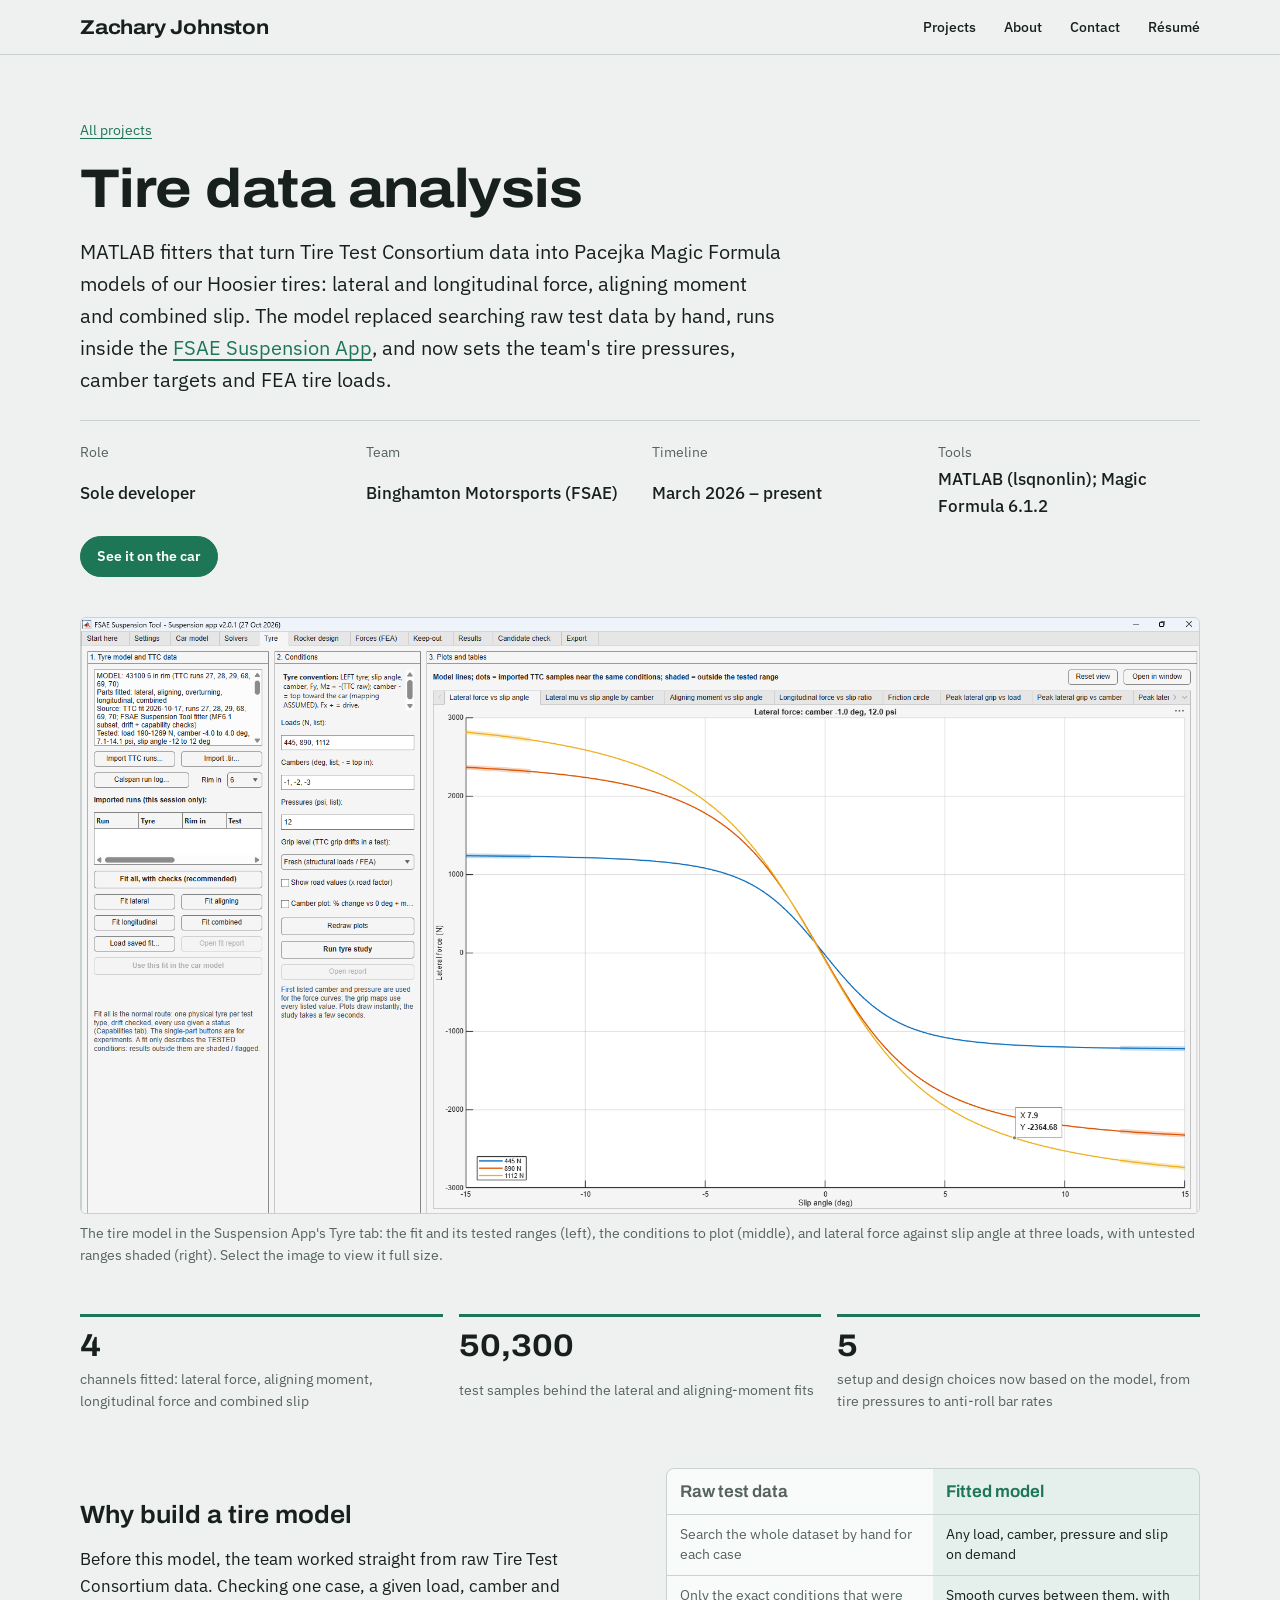
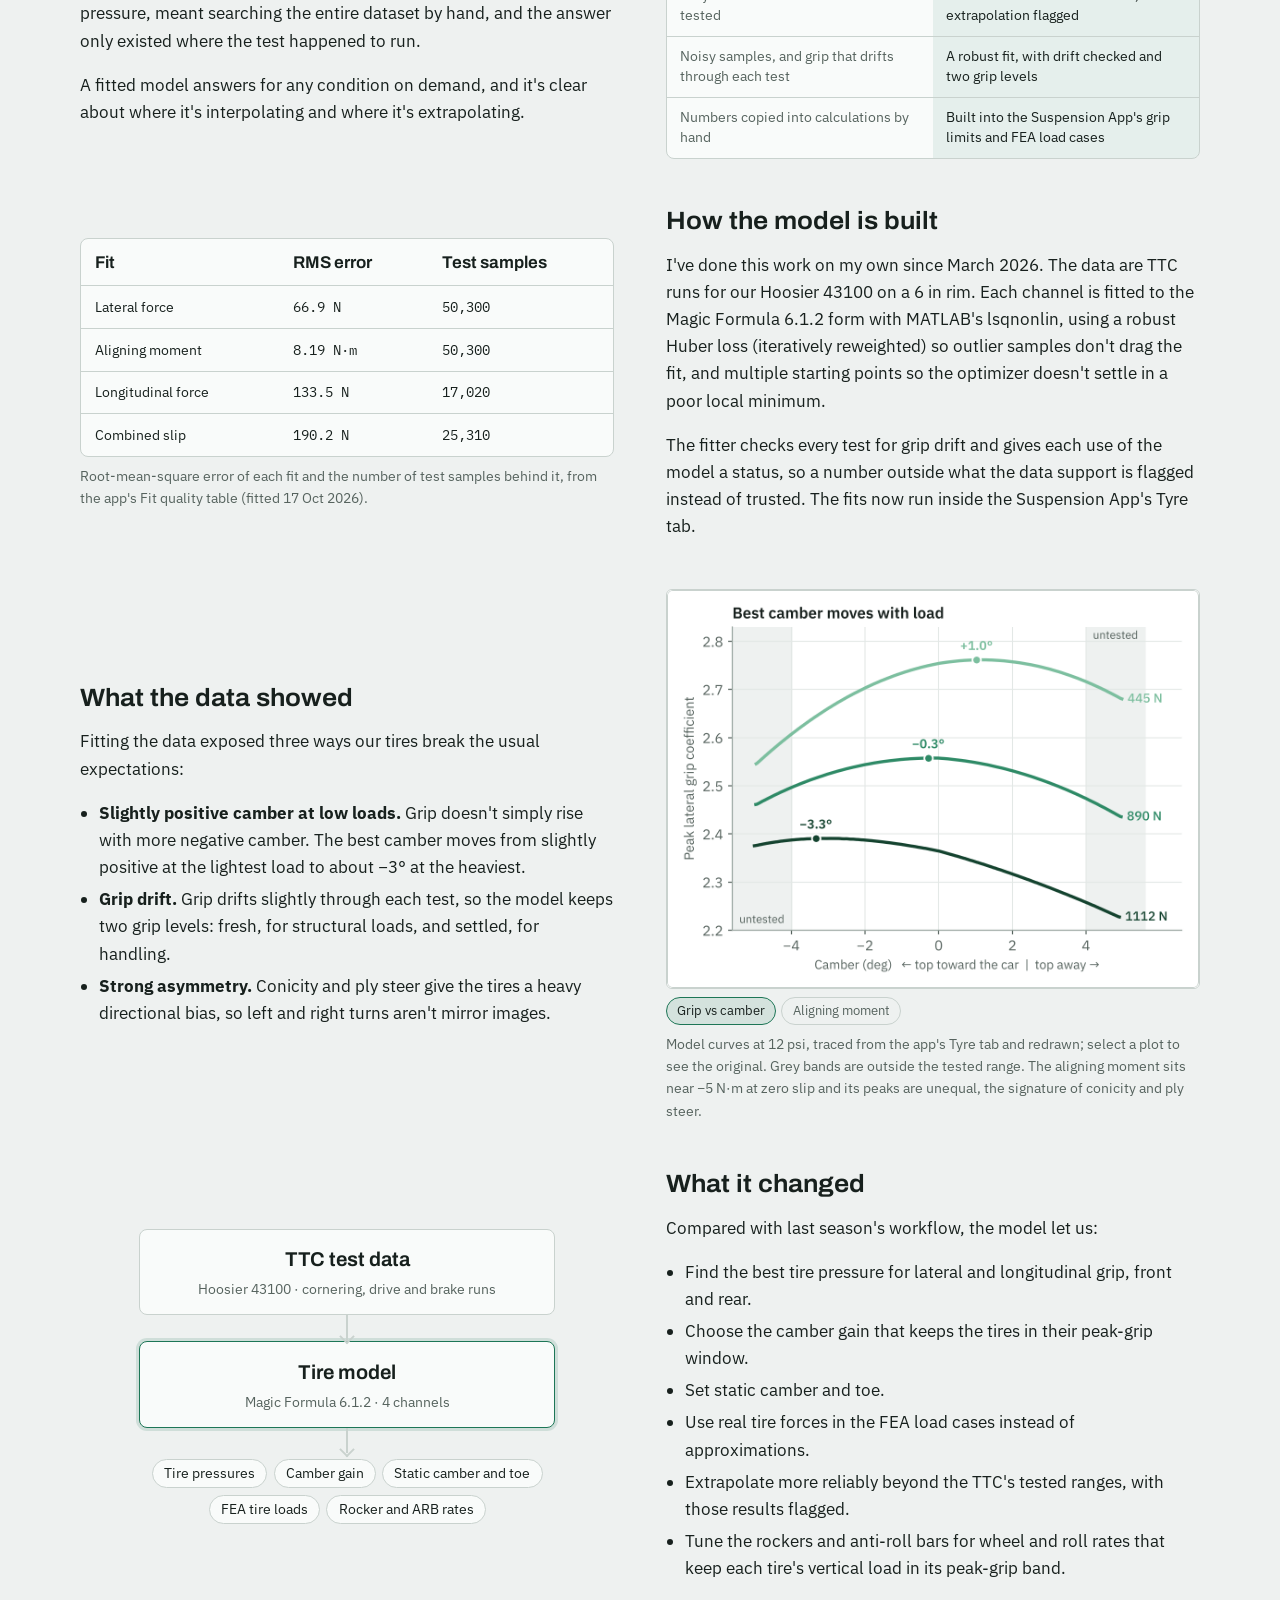
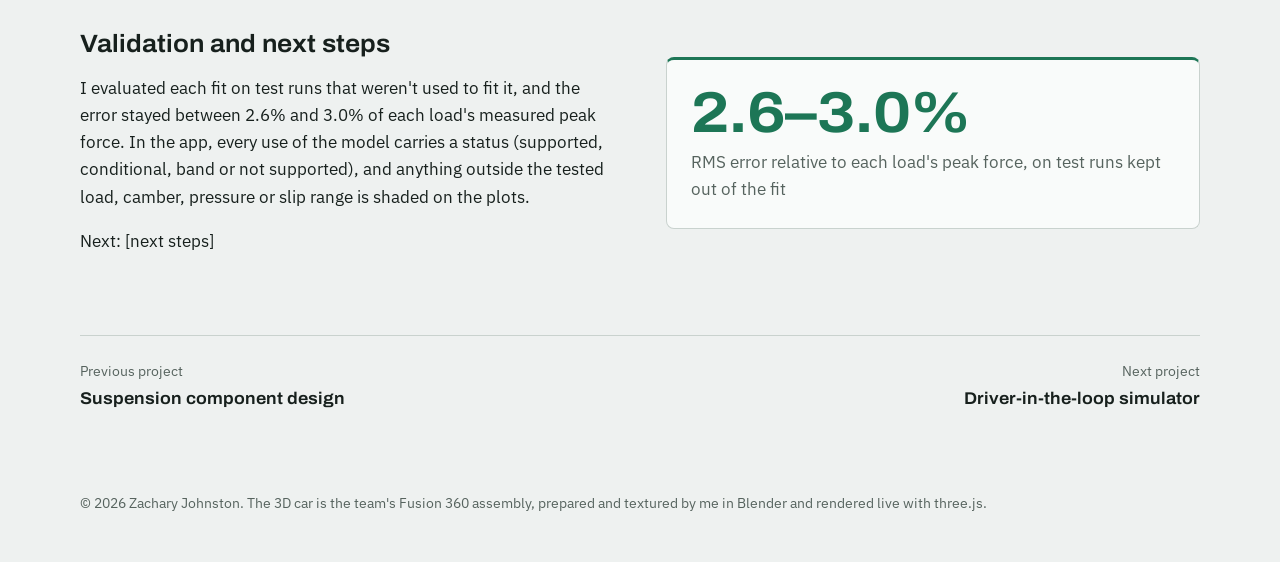
<file: tire-model.html>
<!doctype html>
<html lang="en">
<head>
<meta charset="utf-8">
<meta name="viewport" content="width=device-width, initial-scale=1, viewport-fit=cover">
<title>Tire data analysis | Zachary Johnston</title>
<meta name="description" content="Tire data analysis: engineering case study by Zachary Johnston.">
<meta name="claude:viewport-fit-sides" content="cover">
<link rel="preconnect" href="https://fonts.googleapis.com">
<link rel="preconnect" href="https://fonts.gstatic.com" crossorigin>
<link rel="stylesheet" href="https://fonts.googleapis.com/css2?family=Archivo:wdth,wght@62..125,100..900&family=IBM+Plex+Mono:wght@400;500&family=IBM+Plex+Sans:ital,wght@0,400;0,500;0,600;1,400&display=swap">
<link rel="stylesheet" href="site.css">
</head>
<body data-page="project">
    <header class="site-head">
  <div class="wrap">
    <a class="wordmark" href="./">Zachary Johnston</a>
    <nav class="site-nav" aria-label="Main">
      <a href="./#projects">Projects</a>
      <a class="nav-wide" href="./#about">About</a>
      <a class="nav-wide" href="./#contact">Contact</a>
      <a href="resume.pdf">Résumé</a>
    </nav>
  </div>
</header>
    <main class="wrap">
      <header class="case-head">
        <a class="crumb" href="./#projects">All projects</a>
        <h1>Tire data analysis</h1>
        <p class="case-summary">MATLAB fitters that turn Tire Test Consortium data into Pacejka Magic Formula models of our Hoosier tires: lateral and longitudinal force, aligning moment and combined slip. The model replaced searching raw test data by hand, runs inside the <a href="suspension-dynamics.html">FSAE Suspension App</a>, and now sets the team's tire pressures, camber targets and FEA tire loads.</p>
        <dl class="meta">
              <div><dt>Role</dt><dd>Sole developer</dd></div>
          <div><dt>Team</dt><dd>Binghamton Motorsports (FSAE)</dd></div>
          <div><dt>Timeline</dt><dd>March 2026 – present</dd></div>
          <div><dt>Tools</dt><dd>MATLAB (lsqnonlin); Magic Formula 6.1.2</dd></div>
        </dl>
      <div class="case-cta"><a class="btn btn-solid" href="./#car-tires">See it on the car</a></div>
      </header>
      <figure class="case-hero">
        <a href="app-tyre.webp"><img src="app-tyre.webp" width="1912" height="1017" alt="The Suspension App's Tyre tab: fitted model details, test conditions, and a plot of lateral force against slip angle at three vertical loads."></a>
        <figcaption>The tire model in the Suspension App's Tyre tab: the fit and its tested ranges (left), the conditions to plot (middle), and lateral force against slip angle at three loads, with untested ranges shaded (right). Select the image to view it full size.</figcaption>
      </figure>
      <div class="results">
            <div class="result"><span class="result-value">4</span><span class="result-label">channels fitted: lateral force, aligning moment, longitudinal force and combined slip</span></div>
        <div class="result"><span class="result-value">50,300</span><span class="result-label">test samples behind the lateral and aligning-moment fits</span></div>
        <div class="result"><span class="result-value">5</span><span class="result-label">setup and design choices now based on the model, from tire pressures to anti-roll bar rates</span></div>
      </div>
      <div class="case-body">
        <section class="split">
          <div class="split-text">
            <h2>Why build a tire model</h2>
            <div class="prose">
              <p>Before this model, the team worked straight from raw Tire Test Consortium data. Checking one case, a given load, camber and pressure, meant searching the entire dataset by hand, and the answer only existed where the test happened to run.</p>
              <p>A fitted model answers for any condition on demand, and it's clear about where it's interpolating and where it's extrapolating.</p>
            </div>
          </div>
          <div class="split-visual">
            <div class="versus-wrap">
              <table class="versus">
                <thead><tr><th scope="col">Raw test data</th><th scope="col">Fitted model</th></tr></thead>
                <tbody>
                  <tr><td>Search the whole dataset by hand for each case</td><td>Any load, camber, pressure and slip on demand</td></tr>
                  <tr><td>Only the exact conditions that were tested</td><td>Smooth curves between them, with extrapolation flagged</td></tr>
                  <tr><td>Noisy samples, and grip that drifts through each test</td><td>A robust fit, with drift checked and two grip levels</td></tr>
                  <tr><td>Numbers copied into calculations by hand</td><td>Built into the Suspension App's grip limits and FEA load cases</td></tr>
                </tbody>
              </table>
            </div>
          </div>
        </section>

        <section class="split split--flip">
          <div class="split-text">
            <h2>How the model is built</h2>
            <div class="prose">
              <p>I've done this work on my own since March 2026. The data are TTC runs for our Hoosier 43100 on a 6 in rim. Each channel is fitted to the Magic Formula 6.1.2 form with MATLAB's lsqnonlin, using a robust Huber loss (iteratively reweighted) so outlier samples don't drag the fit, and multiple starting points so the optimizer doesn't settle in a poor local minimum.</p>
              <p>The fitter checks every test for grip drift and gives each use of the model a status, so a number outside what the data support is flagged instead of trusted. The fits now run inside the Suspension App's Tyre tab.</p>
            </div>
          </div>
          <figure class="split-visual">
            <div class="versus-wrap">
              <table class="datatable">
                <thead><tr><th scope="col">Fit</th><th scope="col">RMS error</th><th scope="col">Test samples</th></tr></thead>
                <tbody>
                  <tr><td>Lateral force</td><td>66.9 N</td><td>50,300</td></tr>
                  <tr><td>Aligning moment</td><td>8.19 N·m</td><td>50,300</td></tr>
                  <tr><td>Longitudinal force</td><td>133.5 N</td><td>17,020</td></tr>
                  <tr><td>Combined slip</td><td>190.2 N</td><td>25,310</td></tr>
                </tbody>
              </table>
            </div>
            <figcaption>Root-mean-square error of each fit and the number of test samples behind it, from the app's Fit quality table (fitted 17 Oct 2026).</figcaption>
          </figure>
        </section>

        <section class="split">
          <div class="split-text">
            <h2>What the data showed</h2>
            <div class="prose">
              <p>Fitting the data exposed three ways our tires break the usual expectations:</p>
              <ul>
                <li><strong>Slightly positive camber at low loads.</strong> Grip doesn't simply rise with more negative camber. The best camber moves from slightly positive at the lightest load to about −3° at the heaviest.</li>
                <li><strong>Grip drift.</strong> Grip drifts slightly through each test, so the model keeps two grip levels: fresh, for structural loads, and settled, for handling.</li>
                <li><strong>Strong asymmetry.</strong> Conicity and ply steer give the tires a heavy directional bias, so left and right turns aren't mirror images.</li>
              </ul>
            </div>
          </div>
          <figure class="split-visual">
            <div class="tour-media">
              <div class="tour-shot"><a href="app-tyre-camber.webp" data-view="0" title="Open the original app screenshot"><img src="tyre-grip-camber.webp" width="1144" height="858" loading="lazy" alt="Peak lateral grip coefficient against camber. At 445 N grip peaks at about plus 1 degree, at 890 N at about minus 0.3 degrees, and at 1112 N at about minus 3 degrees."></a><a href="app-tyre-mz.webp" data-view="1" title="Open the original app screenshot" hidden><img src="tyre-aligning.webp" width="1144" height="858" loading="lazy" alt="Aligning moment against slip angle at three loads. At 1112 N the peaks are plus 56 and minus 69 newton-metres, and every curve sits near minus 5 newton-metres at zero slip."></a></div>
              <div class="view-switch" role="group" aria-label="Views"><button type="button" aria-pressed="true">Grip vs camber</button><button type="button" aria-pressed="false">Aligning moment</button></div>
            </div>
            <figcaption>Model curves at 12 psi, traced from the app's Tyre tab and redrawn; select a plot to see the original. Grey bands are outside the tested range. The aligning moment sits near −5 N·m at zero slip and its peaks are unequal, the signature of conicity and ply steer.</figcaption>
          </figure>
        </section>

        <section class="split split--flip">
          <div class="split-text">
            <h2>What it changed</h2>
            <div class="prose">
              <p>Compared with last season's workflow, the model let us:</p>
              <ul>
                <li>Find the best tire pressure for lateral and longitudinal grip, front and rear.</li>
                <li>Choose the camber gain that keeps the tires in their peak-grip window.</li>
                <li>Set static camber and toe.</li>
                <li>Use real tire forces in the FEA load cases instead of approximations.</li>
                <li>Extrapolate more reliably beyond the TTC's tested ranges, with those results flagged.</li>
                <li>Tune the rockers and anti-roll bars for wheel and roll rates that keep each tire's vertical load in its peak-grip band.</li>
              </ul>
            </div>
          </div>
          <div class="split-visual">
            <div class="flow" role="img" aria-label="TTC test data feeds the tire model, which sets tire pressures, camber gain, static camber and toe, FEA tire loads, and rocker and anti-roll bar rates.">
              <div class="flow-node"><strong>TTC test data</strong><span>Hoosier 43100 · cornering, drive and brake runs</span></div>
              <div class="flow-arrow" aria-hidden="true"></div>
              <div class="flow-node flow-node--app"><strong>Tire model</strong><span>Magic Formula 6.1.2 · 4 channels</span></div>
              <div class="flow-arrow" aria-hidden="true"></div>
              <ul class="flow-out"><li>Tire pressures</li><li>Camber gain</li><li>Static camber and toe</li><li>FEA tire loads</li><li>Rocker and ARB rates</li></ul>
            </div>
          </div>
        </section>

        <section class="split">
          <div class="split-text">
            <h2>Validation and next steps</h2>
            <div class="prose">
              <p>I evaluated each fit on test runs that weren't used to fit it, and the error stayed between 2.6% and 3.0% of each load's measured peak force. In the app, every use of the model carries a status (supported, conditional, band or not supported), and anything outside the tested load, camber, pressure or slip range is shaded on the plots.</p>
              <p>Next: <span class="ph">[next steps]</span></p>
            </div>
          </div>
          <div class="split-visual">
            <div class="stat-card">
              <span class="stat-value">2.6–3.0%</span>
              <span class="stat-label">RMS error relative to each load's peak force, on test runs kept out of the fit</span>
            </div>
          </div>
        </section>
      </div>
      <nav class="pager" aria-label="More projects">
        <a class="prev" href="suspension-components.html"><span class="pager-dir">Previous project</span><span class="pager-title">Suspension component design</span></a>
        <a class="next" href="driver-in-the-loop.html"><span class="pager-dir">Next project</span><span class="pager-title">Driver-in-the-loop simulator</span></a>
      </nav>
    </main>
    <footer class="site-foot">
  <div class="wrap">
    <p>© <span data-year>2026</span> Zachary Johnston. The 3D car is the team's Fusion 360 assembly, prepared and textured by me in Blender and rendered live with three.js.</p>
  </div>
</footer>
<script src="site.js" defer></script>
<script src="app-tour.js" defer></script>
</body>
</html>
</file>
<file: site.css>
/* Layout: a full-bleed 3D stage opens the page, then one 1120px column of left-aligned
   text sections; projects read as a register of rows, not a grid of cards. */
:root {
  --paper: #eef1f0;        /* page: cool drafting grey with a slight green bias */
  --surface: #f9fbfa;      /* raised panels, hotspot cards */
  --ink: #17201d;
  --muted: #56635e;
  --rule: #c9d2ce;
  --accent: #1d7656;       /* Binghamton Motorsports gauge green, same as the pushrods */
  --accent-ink: #ffffff;
  --glow: #2fbf8a;         /* subsystem highlight on the car */
  --stage-top: #e4eae7;
  --stage-bottom: #cdd6d2;
  --ph-bg: #fff3bf;        /* placeholders: deliberately loud so none get missed */
  --ph-line: #c99a00;
  --ph-ink: #5b4500;

  --font-display: "Archivo", "Arial Narrow", Arial, sans-serif;
  --font-body: "IBM Plex Sans", "Segoe UI", system-ui, -apple-system, sans-serif;
  --font-data: "IBM Plex Mono", ui-monospace, Menlo, Consolas, monospace;

  --step--1: 0.875rem;
  --step-0: 1.0625rem;
  --step-1: 1.25rem;
  --step-2: 1.5625rem;
  --step-3: 1.953rem;
  --step-4: clamp(2.2rem, 5.4vw, 4.25rem);
  --col: 70rem;
  --gutter-l: max(16px, env(safe-area-inset-left, 0px));
  --gutter-r: max(16px, env(safe-area-inset-right, 0px));
}
@media (prefers-color-scheme: dark) {
  :root:not([data-theme="light"]) {
    --paper: #111816; --surface: #19221f; --ink: #e3eae7; --muted: #9aa8a2; --rule: #2d3934;
    --accent: #4cc89a; --accent-ink: #0b1a14; --glow: #5be0ad;
    --stage-top: #1b2622; --stage-bottom: #0d1311;
    --ph-bg: #3b3212; --ph-line: #d9b23a; --ph-ink: #f6e3a1;
    color-scheme: dark;
  }
}
:root[data-theme="dark"] {
  --paper: #111816; --surface: #19221f; --ink: #e3eae7; --muted: #9aa8a2; --rule: #2d3934;
  --accent: #4cc89a; --accent-ink: #0b1a14; --glow: #5be0ad;
  --stage-top: #1b2622; --stage-bottom: #0d1311;
  --ph-bg: #3b3212; --ph-line: #d9b23a; --ph-ink: #f6e3a1;
  color-scheme: dark;
}

* { box-sizing: border-box; }
[hidden] { display: none !important; }
html { -webkit-text-size-adjust: 100%; }
body {
  margin: 0;
  background: var(--paper);
  color: var(--ink);
  font-family: var(--font-body);
  font-size: var(--step-0);
  line-height: 1.6;
}
img { max-width: 100%; display: block; }
a { color: var(--accent); text-underline-offset: 0.18em; }
a:hover { text-decoration-thickness: 2px; }
:focus-visible { outline: 3px solid var(--accent); outline-offset: 3px; border-radius: 4px; }
h1, h2, h3 { font-family: var(--font-display); font-weight: 650; font-stretch: 105%; line-height: 1.15; text-wrap: balance; margin: 0; }
h2 { font-size: var(--step-3); }
h3 { font-size: var(--step-1); }
p { margin: 0; }

.wrap {
  width: 100%;
  max-width: calc(var(--col) + 32px);
  margin-inline: auto;
  padding-left: var(--gutter-l);
  padding-right: var(--gutter-r);
}
.prose { max-width: 40rem; display: grid; gap: 1em; }
/* grid children may shrink below their content; stops 16:9 boxes with long text from growing wider */
.prose > *, .case-fig > *, .case-hero > * { min-width: 0; }

/* ---------- placeholders ----------
   Reminders sit in <span class="ph">[...]</span> and image slots in .ph-fig.
   They render as plain text. To highlight them again, uncomment the block below. */
.ph { /* plain on purpose */ }
/*
.ph {
  background: var(--ph-bg);
  color: var(--ph-ink);
  outline: 1px dashed var(--ph-line);
  border-radius: 3px;
  padding: 0 0.25em;
  -webkit-box-decoration-break: clone;
  box-decoration-break: clone;
}
*/
.ph-fig {
  display: grid;
  place-items: center;
  text-align: center;
  aspect-ratio: 16 / 9;
  max-width: 100%;
  border: 1.5px dashed var(--rule);
  background: var(--surface);
  color: var(--muted);
  border-radius: 6px;
  padding: 1rem;
  font-size: var(--step--1);
  overflow: hidden;
}
.draft-note {
  position: fixed;
  right: calc(12px + env(safe-area-inset-right, 0px));
  bottom: calc(12px + env(safe-area-inset-bottom, 0px));
  z-index: 50;
  background: var(--ph-bg);
  color: var(--ph-ink);
  border: 1px solid var(--ph-line);
  border-radius: 999px;
  padding: 0.35rem 0.85rem;
  font-size: var(--step--1);
  box-shadow: 0 4px 14px rgb(0 0 0 / 0.12);
}

/* ---------- site header ---------- */
.site-head {
  position: sticky;
  top: env(safe-area-inset-top, 0px);
  z-index: 40;
  background: color-mix(in srgb, var(--paper) 88%, transparent);
  backdrop-filter: blur(8px);
  border-bottom: 1px solid var(--rule);
}
.site-head .wrap { display: flex; align-items: center; justify-content: space-between; gap: 1rem; padding-block: 0.7rem; }
.wordmark { white-space: nowrap; font-family: var(--font-display); font-weight: 700; font-stretch: 112%; font-size: var(--step-1); color: var(--ink); text-decoration: none; letter-spacing: -0.01em; }
.site-nav { display: flex; gap: clamp(0.8rem, 3vw, 1.75rem); flex-wrap: wrap; }
.site-nav a { color: var(--ink); text-decoration: none; font-size: var(--step--1); font-weight: 500; }
.site-nav a:hover { color: var(--accent); }

/* ---------- 3D stage ---------- */
.stage {
  position: relative;
  height: clamp(440px, 74vh, 760px);
  background: radial-gradient(120% 90% at 55% 38%, var(--stage-top) 0%, var(--stage-bottom) 100%);
  overflow: hidden;
  isolation: isolate;
}
.stage-canvas, .stage-poster { position: absolute; inset: 0; width: 100%; height: 100%; }
.stage-canvas canvas { display: block; width: 100%; height: 100%; touch-action: pan-y; opacity: 0; transition: opacity 0.6s ease; }
.stage.is-ready .stage-canvas canvas { opacity: 1; }
.stage.is-exploring .stage-canvas canvas { touch-action: none; }
.stage-poster { object-fit: contain; transition: opacity 0.6s ease; pointer-events: none; }
.stage.is-ready .stage-poster { opacity: 0; }
/* matches the viewer's right shift on wide screens (21% of the stage width) */
@media (min-width: 900px) { .stage-poster { transform: translateX(21%); } }

.hero { position: relative; }
.hero-intro { position: absolute; left: 0; right: 0; bottom: 0; z-index: 3; pointer-events: none; padding-bottom: clamp(1.25rem, 3.5vw, 2.5rem); }
.intro-text { display: grid; gap: 0.5rem; max-width: 30rem; pointer-events: auto; transition: opacity 0.4s ease; }
.hero.is-focused .intro-text { opacity: 0; pointer-events: none; transition-duration: 0.15s; }
.intro-text h1 {
  font-size: var(--step-4);
  font-weight: 760;
  font-stretch: 118%;
  letter-spacing: -0.015em;
  line-height: 0.98;
}
.intro-role { font-size: var(--step-1); font-weight: 500; }
.intro-thesis { color: var(--muted); max-width: 26rem; }
.intro-credit { font-size: var(--step--1); color: var(--muted); max-width: 26rem; padding-top: 0.5rem; border-top: 1px solid var(--rule); }
.stage-controls {
  position: absolute;
  z-index: 4;
  right: calc(var(--gutter-r) + max(0px, (100% - var(--col) - 32px) / 2));
  bottom: clamp(1.25rem, 3.5vw, 2.5rem);
  display: flex; gap: 0.5rem; align-items: center; flex-wrap: wrap; justify-content: flex-end;
}
.stage-hint { font-size: var(--step--1); color: var(--muted); }
.btn {
  font: inherit;
  font-size: var(--step--1);
  font-weight: 600;
  border-radius: 999px;
  padding: 0.5rem 1rem;
  border: 1.5px solid var(--ink);
  background: var(--surface);
  color: var(--ink);
  cursor: pointer;
  text-decoration: none;
  display: inline-flex;
  align-items: center;
  gap: 0.4rem;
}
.btn:hover { border-color: var(--accent); color: var(--accent); }
.btn-solid { background: var(--accent); border-color: var(--accent); color: var(--accent-ink); }
.btn-solid:hover { color: var(--accent-ink); filter: brightness(1.08); }
.stage-status {
  position: absolute;
  top: 1rem;
  left: 50%;
  transform: translateX(-50%);
  z-index: 4;
  font-size: var(--step--1);
  color: var(--muted);
  background: var(--surface);
  border: 1px solid var(--rule);
  border-radius: 999px;
  padding: 0.3rem 0.8rem;
  white-space: nowrap;
}

/* hotspots */
.hotspots { position: absolute; inset: 0; z-index: 2; pointer-events: none; }
.hotspot { position: absolute; left: 0; top: 0; pointer-events: auto; transition: opacity 0.25s ease; }
.hotspot.is-hidden { opacity: 0; pointer-events: none; }
.hotspot.is-behind { opacity: 0.4; }
.hotspot-dot {
  position: absolute;
  left: -17px; top: -17px;
  width: 34px; height: 34px;
  border-radius: 50%;
  border: 2px solid var(--surface);
  background: var(--accent);
  box-shadow: 0 0 0 4px color-mix(in srgb, var(--accent) 30%, transparent), 0 4px 12px rgb(0 0 0 / 0.25);
  cursor: pointer;
  padding: 0;
}
.hotspot-dot::after {
  content: "";
  position: absolute;
  inset: 9px;
  border-radius: 50%;
  background: var(--surface);
}
.hotspot.is-active .hotspot-dot { background: var(--glow); }
.hotspot-dot.pulse { animation: pulse 1.6s ease-out 2; }
@keyframes pulse {
  0% { box-shadow: 0 0 0 0 color-mix(in srgb, var(--accent) 55%, transparent), 0 4px 12px rgb(0 0 0 / 0.25); }
  100% { box-shadow: 0 0 0 18px transparent, 0 4px 12px rgb(0 0 0 / 0.25); }
}
.hotspot-card {
  position: absolute;
  left: 28px;
  top: -24px;
  width: min(17rem, 70vw);
  background: var(--surface);
  color: var(--ink);
  border: 1px solid var(--rule);
  border-radius: 10px;
  padding: 0.8rem 0.95rem 0.85rem;
  box-shadow: 0 12px 30px rgb(0 0 0 / 0.18);
  display: grid;
  gap: 0.3rem;
  opacity: 0;
  transform: translateY(4px);
  pointer-events: none;
  transition: opacity 0.18s ease, transform 0.18s ease;
}
.hotspot.flip .hotspot-card { left: auto; right: 28px; }
.hotspot.is-open .hotspot-card { opacity: 1; transform: none; pointer-events: auto; }
.hotspot-title { font-family: var(--font-display); font-weight: 650; font-stretch: 105%; font-size: var(--step-0); line-height: 1.25; }
.hotspot-result { font-size: var(--step--1); color: var(--muted); line-height: 1.45; }
.hotspot-link { font-size: var(--step--1); font-weight: 600; margin-top: 0.2rem; }


/* focused system: details dock where the intro text was */
.stage-dock {
  position: absolute;
  z-index: 5;
  left: calc(var(--gutter-l) + max(0px, (100% - var(--col) - 32px) / 2));
  bottom: clamp(1.25rem, 3.5vw, 2.5rem);
  width: min(26rem, calc(100% - 32px));
  background: var(--surface);
  border: 1px solid var(--rule);
  border-radius: 12px;
  padding: 1rem 1.1rem 1.1rem;
  box-shadow: 0 16px 40px rgb(0 0 0 / 0.18);
  display: grid;
  gap: 0.45rem;
}
.dock-title { font-size: var(--step-2); }
.dock-result { color: var(--muted); font-size: var(--step--1); line-height: 1.5; }
.dock-actions { display: flex; flex-wrap: wrap; gap: 0.5rem; margin-top: 0.3rem; }
.hero:has(.stage-dock:not([hidden])) .stage-hint { visibility: hidden; }

/* proof strip: three facts about the work, directly under the car */
.proof { border-bottom: 1px solid var(--rule); background: var(--surface); }
.proof .wrap { display: grid; grid-template-columns: repeat(auto-fit, minmax(15rem, 1fr)); gap: 1rem 2.5rem; padding-block: 1.1rem; }
.proof-item { display: grid; grid-template-columns: auto minmax(0, 1fr); gap: 0.85rem; align-items: center; }
.proof-value { font-family: var(--font-display); font-weight: 720; font-stretch: 112%; font-size: var(--step-3); line-height: 1; color: var(--accent); font-variant-numeric: tabular-nums; }
.proof-label { font-size: var(--step--1); color: var(--muted); line-height: 1.4; max-width: 16rem; }

/* ---------- sections ---------- */
.section { padding-block: clamp(3rem, 7vw, 5.5rem); border-bottom: 1px solid var(--rule); }
.section-head { display: grid; gap: 0.6rem; margin-bottom: clamp(1.5rem, 4vw, 2.5rem); max-width: 40rem; }
.section-head p { color: var(--muted); }

.about-grid { display: grid; grid-template-columns: minmax(0, 1.4fr) minmax(0, 1fr); gap: clamp(1.5rem, 5vw, 4rem); align-items: start; }
.facts { margin: 0; display: grid; gap: 0.9rem; border-left: 2px solid var(--accent); padding-left: 1.25rem; }
.facts div { display: grid; gap: 0.1rem; }
.facts dt { font-size: var(--step--1); color: var(--muted); }
.facts dd { margin: 0; font-weight: 500; }

.skills { display: grid; grid-template-columns: repeat(3, minmax(0, 1fr)); gap: clamp(1.25rem, 4vw, 3rem); }
.skill-group h3 { font-size: var(--step-0); margin-bottom: 0.6rem; }
.skill-group ul { list-style: none; margin: 0; padding: 0; display: grid; gap: 0.35rem; }
.skill-group li { padding-bottom: 0.35rem; border-bottom: 1px solid var(--rule); }

/* project register */
.register { list-style: none; margin: 0; padding: 0; display: grid; }
.entry {
  display: grid;
  grid-template-columns: minmax(0, 15rem) minmax(0, 1fr) auto;
  gap: clamp(1rem, 3vw, 2rem);
  align-items: start;
  padding-block: 1.6rem;
  border-top: 1px solid var(--rule);
}
.entry:last-child { border-bottom: 1px solid var(--rule); }
.entry-thumb { width: 100%; height: auto; aspect-ratio: 4 / 3; object-fit: cover; border-radius: 6px; border: 1px solid var(--rule); background: #fff; }
.entry .ph-fig { aspect-ratio: 4 / 3; }
.entry-body { display: grid; gap: 0.5rem; min-width: 0; }
.entry-title a { color: var(--ink); text-decoration: none; }
.entry-title a:hover { color: var(--accent); text-decoration: underline; }
.entry-result { color: var(--muted); max-width: 38rem; }
.tags { list-style: none; margin: 0.2rem 0 0; padding: 0; display: flex; flex-wrap: wrap; gap: 0.4rem; }
.tags li { font-size: var(--step--1); border: 1px solid var(--rule); border-radius: 999px; padding: 0.05rem 0.6rem; }
.entry-side { display: grid; gap: 0.5rem; justify-items: end; }
.on-car { font-size: var(--step--1); color: var(--muted); display: inline-flex; align-items: center; gap: 0.4rem; white-space: nowrap; }
.on-car::before { content: ""; width: 0.65rem; height: 0.65rem; border-radius: 50%; background: var(--accent); box-shadow: 0 0 0 3px color-mix(in srgb, var(--accent) 25%, transparent); }

/* other work: one-line entries, no pages */
.other-list { list-style: none; margin: 0; padding: 0; display: grid; grid-template-columns: repeat(3, minmax(0, 1fr)); gap: clamp(1.25rem, 4vw, 2.5rem); }
.other-item { display: grid; gap: 0.35rem; align-content: start; padding-top: 0.9rem; border-top: 1px solid var(--rule); }
.other-item h3 { font-size: var(--step-0); }
.other-context { font-size: var(--step--1); color: var(--muted); }

.contact-list { list-style: none; margin: 0; padding: 0; display: grid; gap: 0.75rem; }
.contact-list li { display: flex; flex-wrap: wrap; gap: 0.5rem 1rem; align-items: baseline; }
.contact-list .label { color: var(--muted); font-size: var(--step--1); min-width: 6rem; }
.copy-btn { font: inherit; font-size: var(--step--1); background: none; border: 1px solid var(--rule); border-radius: 999px; padding: 0.1rem 0.6rem; color: var(--ink); cursor: pointer; }
.copy-btn:hover { border-color: var(--accent); color: var(--accent); }

.site-foot { padding-block: 2rem 3rem; color: var(--muted); font-size: var(--step--1); }

/* ---------- project pages ---------- */
.case-head { padding-block: clamp(2rem, 6vw, 4rem) clamp(1.5rem, 4vw, 2.5rem); display: grid; gap: 1rem; }
.crumb { font-size: var(--step--1); }
.case-head h1 { font-size: clamp(2rem, 4.6vw, 3.4rem); font-weight: 720; font-stretch: 112%; letter-spacing: -0.01em; }
.case-summary { font-size: var(--step-1); max-width: 44rem; }
.meta { display: grid; grid-template-columns: repeat(4, minmax(0, 1fr)); gap: 1rem 1.5rem; margin: 0.5rem 0 0; padding-top: 1.25rem; border-top: 1px solid var(--rule); }
.meta div { display: grid; gap: 0.15rem; min-width: 0; }
.meta dt { font-size: var(--step--1); color: var(--muted); }
.meta dd { margin: 0; font-weight: 500; }
.case-hero { margin: 0 0 clamp(2rem, 5vw, 3rem); display: grid; gap: 0.5rem; }
.case-hero figcaption, .case-fig figcaption { font-size: var(--step--1); color: var(--muted); }
.results { display: grid; grid-template-columns: repeat(3, minmax(0, 1fr)); gap: 1rem; margin-bottom: clamp(2rem, 5vw, 3.5rem); }
.result { border-top: 3px solid var(--accent); padding-top: 0.75rem; display: grid; gap: 0.25rem; }
.result-value { font-family: var(--font-display); font-weight: 700; font-stretch: 110%; font-size: var(--step-3); font-variant-numeric: tabular-nums; line-height: 1.1; }
.result-label { font-size: var(--step--1); color: var(--muted); }
.case-body { display: grid; gap: clamp(2rem, 5vw, 3rem); padding-bottom: clamp(3rem, 7vw, 5rem); }
.case-section { display: grid; grid-template-columns: minmax(0, 13rem) minmax(0, 1fr); gap: 1rem 2.5rem; }
.case-section h2 { font-size: var(--step-1); }
.case-section .prose { max-width: 42rem; }
.case-section ul { margin: 0; padding-left: 1.2rem; display: grid; gap: 0.35rem; }
.case-fig { margin: 0.5rem 0 0; display: grid; gap: 0.5rem; }
.case-cta { display: flex; flex-wrap: wrap; gap: 0.75rem; }
.pager { display: grid; grid-template-columns: 1fr 1fr; gap: 1rem; padding-block: 1.5rem 3rem; border-top: 1px solid var(--rule); }
.pager a { display: grid; gap: 0.15rem; text-decoration: none; color: var(--ink); }
.pager a:hover .pager-title { color: var(--accent); }
.pager .pager-dir { font-size: var(--step--1); color: var(--muted); }
.pager .pager-title { font-family: var(--font-display); font-weight: 650; font-stretch: 105%; }
.pager .next { text-align: right; }

@media (max-width: 760px) {
  .about-grid, .skills, .case-section, .results, .other-list { grid-template-columns: minmax(0, 1fr); }
  .meta { grid-template-columns: repeat(2, minmax(0, 1fr)); }
  .entry { grid-template-columns: minmax(0, 1fr); }
  .entry-side { justify-items: start; grid-auto-flow: column; justify-content: start; align-items: center; }
  .stage { height: clamp(360px, 58vh, 520px); }
  .site-nav .nav-wide { display: none; }
  .stage-dock { left: var(--gutter-l); right: var(--gutter-r); width: auto; bottom: 0.75rem; }
  .dock-title { font-size: var(--step-1); }
  .hero-intro { position: static; padding-block: 1.25rem 1.75rem; border-bottom: 1px solid var(--rule); }
  .hero.is-focused .intro-text { opacity: 1; pointer-events: auto; }
  .stage-controls { left: var(--gutter-l); right: var(--gutter-r); bottom: 0.85rem; justify-content: space-between; }
}
@media (prefers-reduced-motion: reduce) {
  *, *::before, *::after { transition-duration: 0.01ms !important; animation: none !important; scroll-behavior: auto !important; }
}

/* inline equations on case pages: keep each one on a single line */
.eq { white-space: nowrap; font-family: var(--font-data); font-size: 0.92em; }

/* images on case pages: open full size on click; wide figures use the full right-hand column */
.case-hero img, .case-fig img { width: 100%; height: auto; border: 1px solid var(--rule); border-radius: 6px; background: #fff; }
.case-hero a, .case-fig a { display: block; }
.case-section > .case-fig { grid-column: 2; margin: 0; }
.fig-pair { display: flex; gap: 0.75rem; align-items: flex-start; }
.fig-pair a { min-width: 0; }
.case-section .prose h3 { font-size: var(--step-0); margin-top: 0.5em; }
@media (max-width: 760px) { .case-section > .case-fig { grid-column: 1; } }

/* ---------- Suspension App page: alternating split sections ---------- */
.split { display: grid; grid-template-columns: minmax(0, 1fr) minmax(0, 1fr); gap: clamp(1.5rem, 4vw, 3.5rem); align-items: center; }
.split--flip .split-text { order: 2; }
.split-text { display: grid; gap: 1rem; align-content: start; }
.split-text h2 { font-size: var(--step-2); }
.split-text .prose { max-width: none; }
.split-text ul { margin: 0; padding-left: 1.2rem; display: grid; gap: 0.3rem; }
.split-visual { margin: 0; min-width: 0; display: grid; gap: 0.5rem; }
.split-visual figcaption { font-size: var(--step--1); color: var(--muted); }
.split-visual img { width: 100%; height: auto; border: 1px solid var(--rule); border-radius: 6px; background: #fff; }

.versus-wrap { border: 1px solid var(--rule); border-radius: 8px; overflow: hidden; background: var(--surface); }
.versus { width: 100%; border-collapse: collapse; font-size: var(--step--1); line-height: 1.4; }
.versus th, .versus td { text-align: left; vertical-align: top; padding: 0.65rem 0.85rem; border-top: 1px solid var(--rule); width: 50%; }
.versus thead th { border-top: 0; font-family: var(--font-display); font-weight: 650; font-size: var(--step-0); }
.versus td:first-child, .versus th:first-child { color: var(--muted); }
.versus td:last-child, .versus th:last-child { background: color-mix(in srgb, var(--accent) 9%, transparent); }
.versus th:last-child { color: var(--accent); }

.flow { display: grid; justify-items: center; gap: 0; }
.flow-node { width: min(100%, 26rem); display: grid; gap: 0.2rem; text-align: center; padding: 0.85rem 1rem; border: 1px solid var(--rule); border-radius: 8px; background: var(--surface); }
.flow-node strong { font-family: var(--font-display); font-size: var(--step-1); font-weight: 650; }
.flow-node span { font-size: var(--step--1); color: var(--muted); }
.flow-node .flow-note { font-family: var(--font-data); font-size: 0.75rem; color: var(--accent); }
.flow-node--app { border-color: var(--accent); box-shadow: 0 0 0 3px color-mix(in srgb, var(--accent) 15%, transparent); }
.flow-arrow { width: 2px; height: 1.6rem; background: var(--rule); position: relative; }
.flow-arrow::after { content: ""; position: absolute; left: 50%; bottom: -1px; width: 0.55rem; height: 0.55rem; border-right: 2px solid var(--rule); border-bottom: 2px solid var(--rule); transform: translateX(-50%) rotate(45deg); }
.flow-out { list-style: none; margin: 0.35rem 0 0; padding: 0; display: flex; flex-wrap: wrap; justify-content: center; gap: 0.4rem; max-width: 30rem; }
.flow-out li { font-size: var(--step--1); border: 1px solid var(--rule); border-radius: 999px; padding: 0.15rem 0.7rem; background: var(--surface); }

.steps { list-style: none; margin: 0; padding: 0; display: grid; gap: 0; counter-reset: step; }
.steps li { counter-increment: step; position: relative; display: grid; gap: 0.15rem; padding: 0 0 1.25rem 2.75rem; }
.steps li::before { content: counter(step); position: absolute; left: 0; top: -0.1rem; width: 1.9rem; height: 1.9rem; border-radius: 50%; display: grid; place-items: center; font-family: var(--font-data); font-size: var(--step--1); background: var(--surface); border: 1px solid var(--rule); }
.steps li:last-child::before { background: var(--accent); border-color: var(--accent); color: var(--accent-ink); }
.steps li:not(:last-child)::after { content: ""; position: absolute; left: calc(0.95rem - 1px); top: 1.9rem; bottom: 0.1rem; width: 2px; background: var(--rule); }
.steps strong { font-family: var(--font-display); font-weight: 650; font-size: var(--step-1); }
.steps span { color: var(--muted); }
.steps li:last-child { padding-bottom: 0; }

.stat-card { display: grid; gap: 0.5rem; padding: 1.5rem; border: 1px solid var(--rule); border-top: 3px solid var(--accent); border-radius: 8px; background: var(--surface); }
.stat-value { font-family: var(--font-display); font-weight: 700; font-stretch: 110%; font-size: clamp(2.6rem, 6vw, 3.6rem); line-height: 1; color: var(--accent); font-variant-numeric: tabular-nums; }
.stat-label { color: var(--muted); }

/* feature tour: sideways-scrolling cards, one per app tab */
.tour { display: grid; gap: 1rem; min-width: 0; }
.tour-head { display: flex; align-items: end; justify-content: space-between; gap: 1rem; flex-wrap: wrap; }
.tour-head h2 { font-size: var(--step-2); }
.tour-intro { color: var(--muted); margin-top: 0.25rem; }
.tour-controls { display: flex; align-items: center; gap: 0.5rem; }
.tour-count { font-family: var(--font-data); font-size: var(--step--1); color: var(--muted); min-width: 3.5rem; text-align: right; }
.tour-btn { width: 2.5rem; height: 2.5rem; border-radius: 50%; border: 1px solid var(--rule); background: var(--surface); color: var(--ink); font-size: 1.1rem; cursor: pointer; }
.tour-btn:hover:not(:disabled) { border-color: var(--accent); color: var(--accent); }
.tour-btn:disabled { opacity: 0.4; cursor: default; }
.tab-strip { display: flex; gap: 0.3rem; overflow-x: auto; scrollbar-width: none; padding-bottom: 2px; }
.tab-strip::-webkit-scrollbar { display: none; }
.tab-strip button { flex: none; font: inherit; font-size: var(--step--1); color: var(--ink); background: var(--surface); border: 1px solid var(--rule); border-radius: 4px; padding: 0.2rem 0.6rem; cursor: pointer; white-space: nowrap; }
.tab-strip button:hover { border-color: var(--accent); color: var(--accent); }
.tab-strip button[aria-current="true"] { background: var(--accent); border-color: var(--accent); color: var(--accent-ink); }
.tour-track { display: flex; gap: 1rem; overflow-x: auto; scroll-snap-type: x mandatory; scroll-behavior: smooth; overscroll-behavior-x: contain; padding-bottom: 0.75rem; scrollbar-width: thin; }
.tour-track:focus-visible { outline-offset: 4px; }
.tour-card { flex: 0 0 calc(100% - 3.5rem); scroll-snap-align: start; display: grid; grid-template-columns: minmax(0, 1.55fr) minmax(0, 1fr); gap: 1.25rem 1.5rem; align-items: center; padding: 1rem; border: 1px solid var(--rule); border-radius: 10px; background: var(--surface); }
.tour-shot { aspect-ratio: 16 / 9; min-width: 0; border-radius: 6px; overflow: hidden; background: var(--surface); border: 1px solid var(--rule); }
.tour-shot a { display: block; height: 100%; }
.tour-shot a:has(img) { background: #fff; }
.tour-shot img { width: 100%; height: 100%; object-fit: contain; }
.tour-shot .ph-fig { height: 100%; border: 0; border-radius: 0; }
.tour-media { display: grid; gap: 0.5rem; min-width: 0; align-content: center; }
.tour-shot > [hidden] { display: none !important; }
.view-switch { display: flex; flex-wrap: wrap; gap: 0.3rem; }
.view-switch button { font: inherit; font-size: 0.8rem; color: var(--muted); background: transparent; border: 1px solid var(--rule); border-radius: 999px; padding: 0.15rem 0.65rem; cursor: pointer; }
.view-switch button:hover { color: var(--accent); border-color: var(--accent); }
.view-switch button[aria-pressed="true"] { color: var(--ink); border-color: var(--accent); background: color-mix(in srgb, var(--accent) 12%, transparent); }
.tour-text { display: grid; gap: 0.6rem; align-content: center; min-width: 0; }
.tour-text h3 { font-size: var(--step-2); }
.tab-kicker { font-family: var(--font-data); font-size: var(--step--1); color: var(--muted); }
.tab-facts { margin: 0; display: grid; gap: 0.5rem; font-size: var(--step--1); }
.tab-facts div { display: grid; grid-template-columns: 7.5rem minmax(0, 1fr); gap: 0.6rem; padding-top: 0.5rem; border-top: 1px solid var(--rule); }
.tab-facts dt { font-weight: 600; color: var(--muted); }
.tab-facts dd { margin: 0; }

@media (max-width: 760px) {
  .split { grid-template-columns: minmax(0, 1fr); }
  .split--flip .split-text { order: 0; }
  .tour-card { flex-basis: calc(100% - 1.5rem); grid-template-columns: minmax(0, 1fr); padding: 0.75rem; }
  .tab-facts div { grid-template-columns: minmax(0, 1fr); gap: 0.1rem; }
}
@media (prefers-reduced-motion: reduce) { .tour-track { scroll-behavior: auto; } }

/* small data tables on case pages (fit quality etc.) */
.datatable { width: 100%; border-collapse: collapse; font-size: var(--step--1); }
.datatable th, .datatable td { text-align: left; padding: 0.6rem 0.85rem; border-top: 1px solid var(--rule); }
.datatable thead th { border-top: 0; font-family: var(--font-display); font-weight: 650; font-size: var(--step-0); }
.datatable td + td { font-family: var(--font-data); font-variant-numeric: tabular-nums; }
.split-visual .tour-media { align-content: start; }
.split-visual .tour-shot { aspect-ratio: 4 / 3; }
</file>
